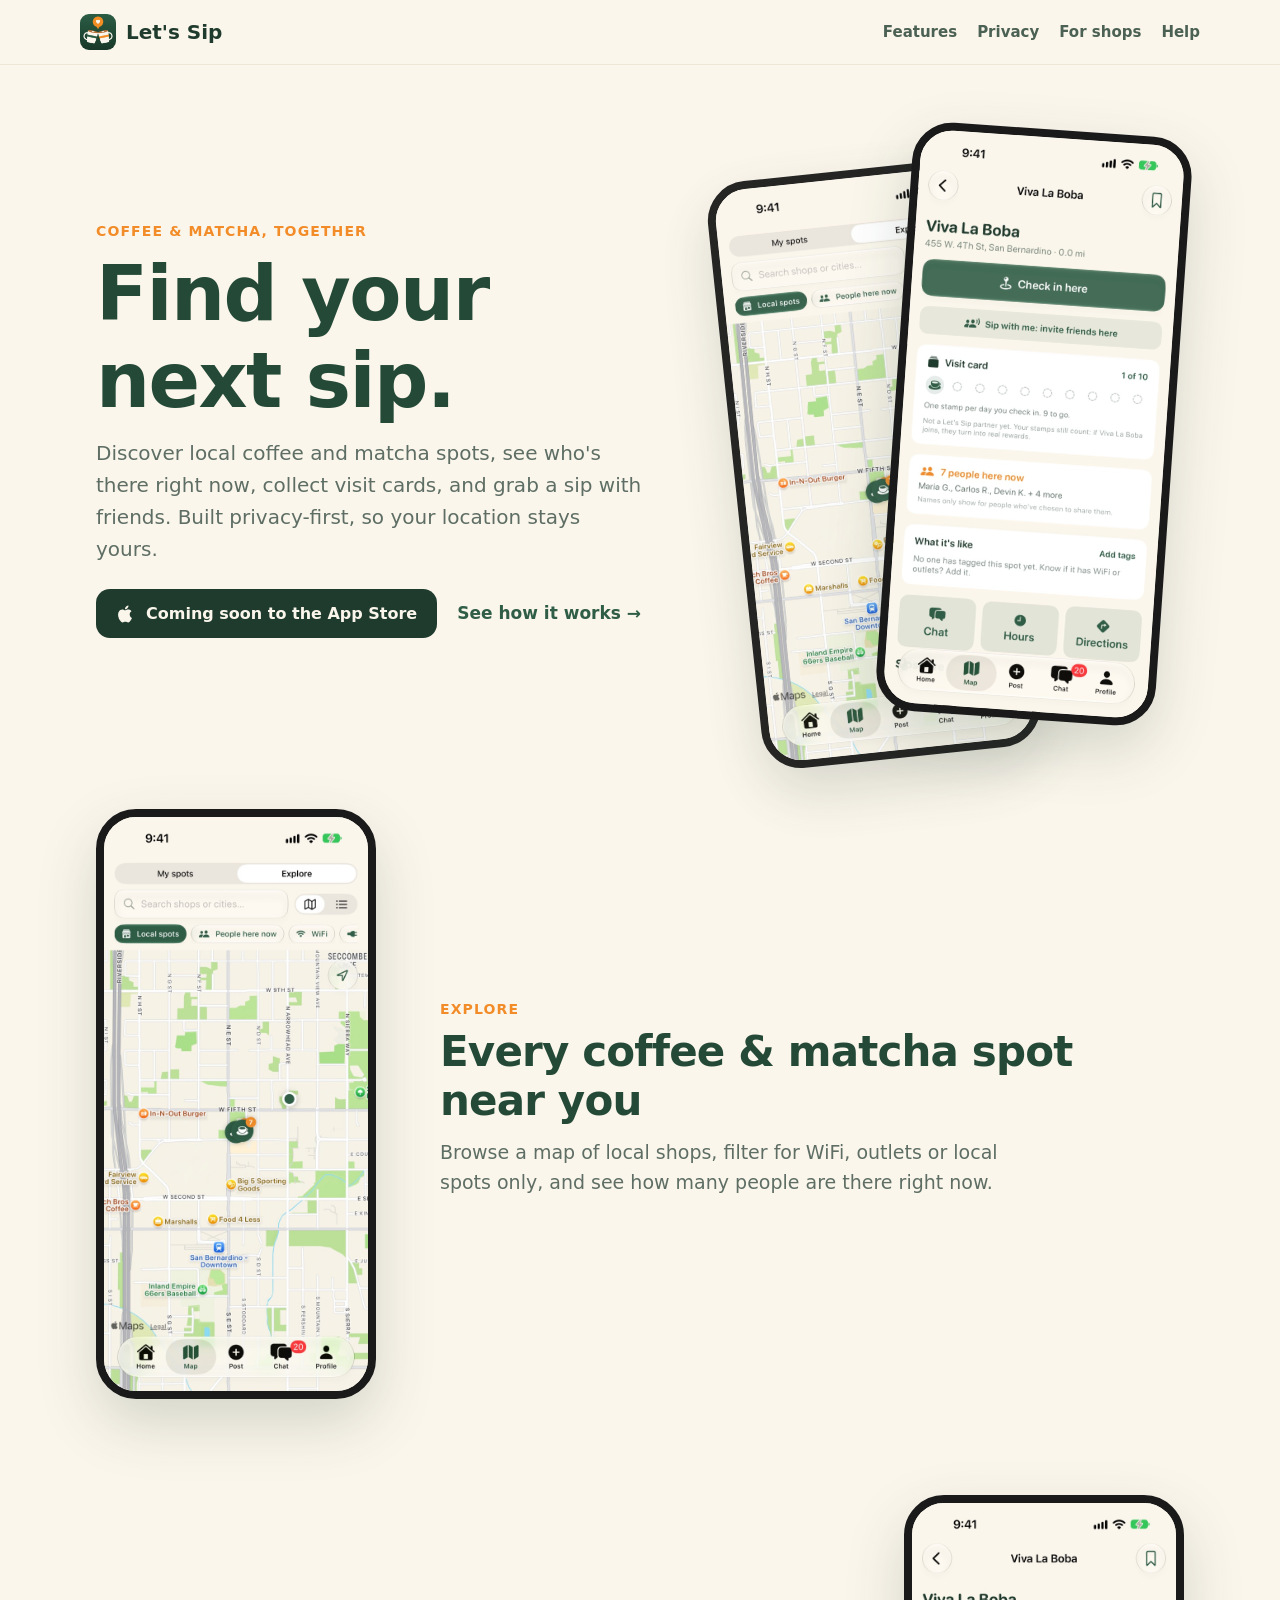
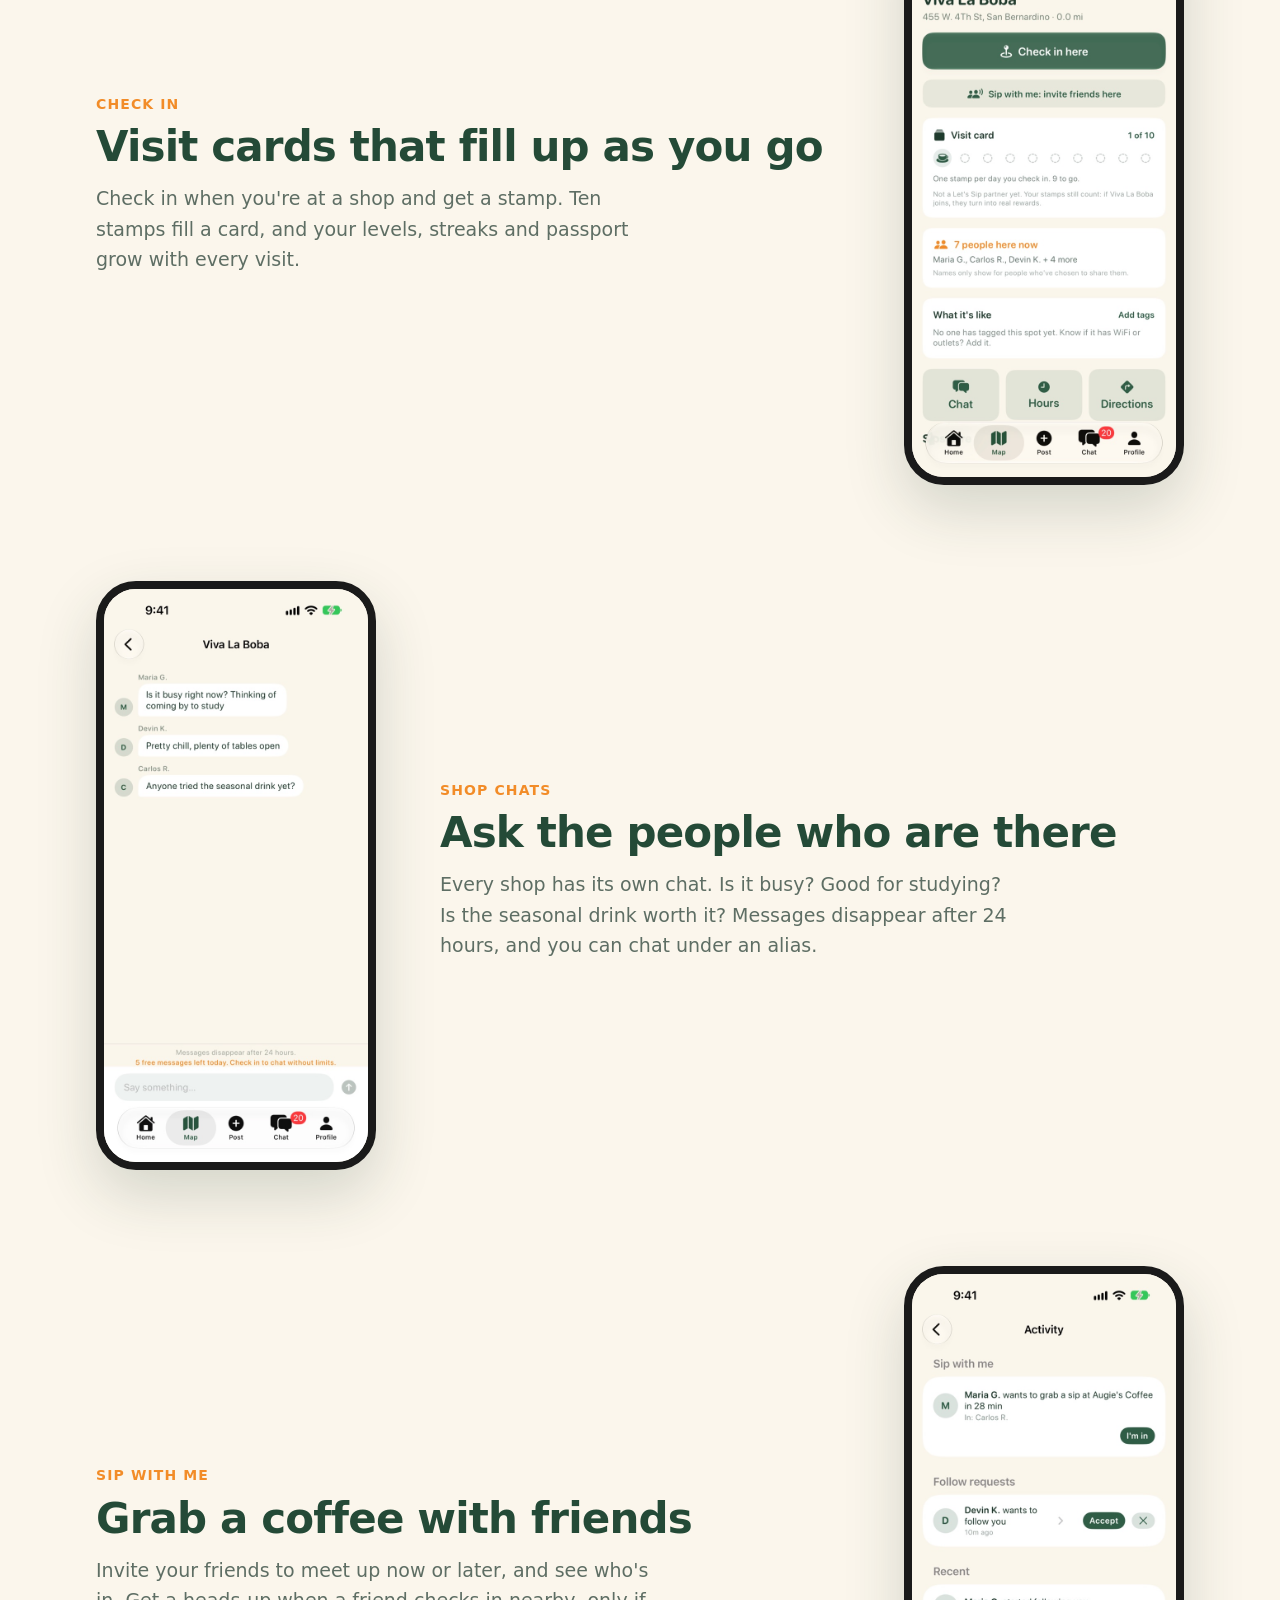
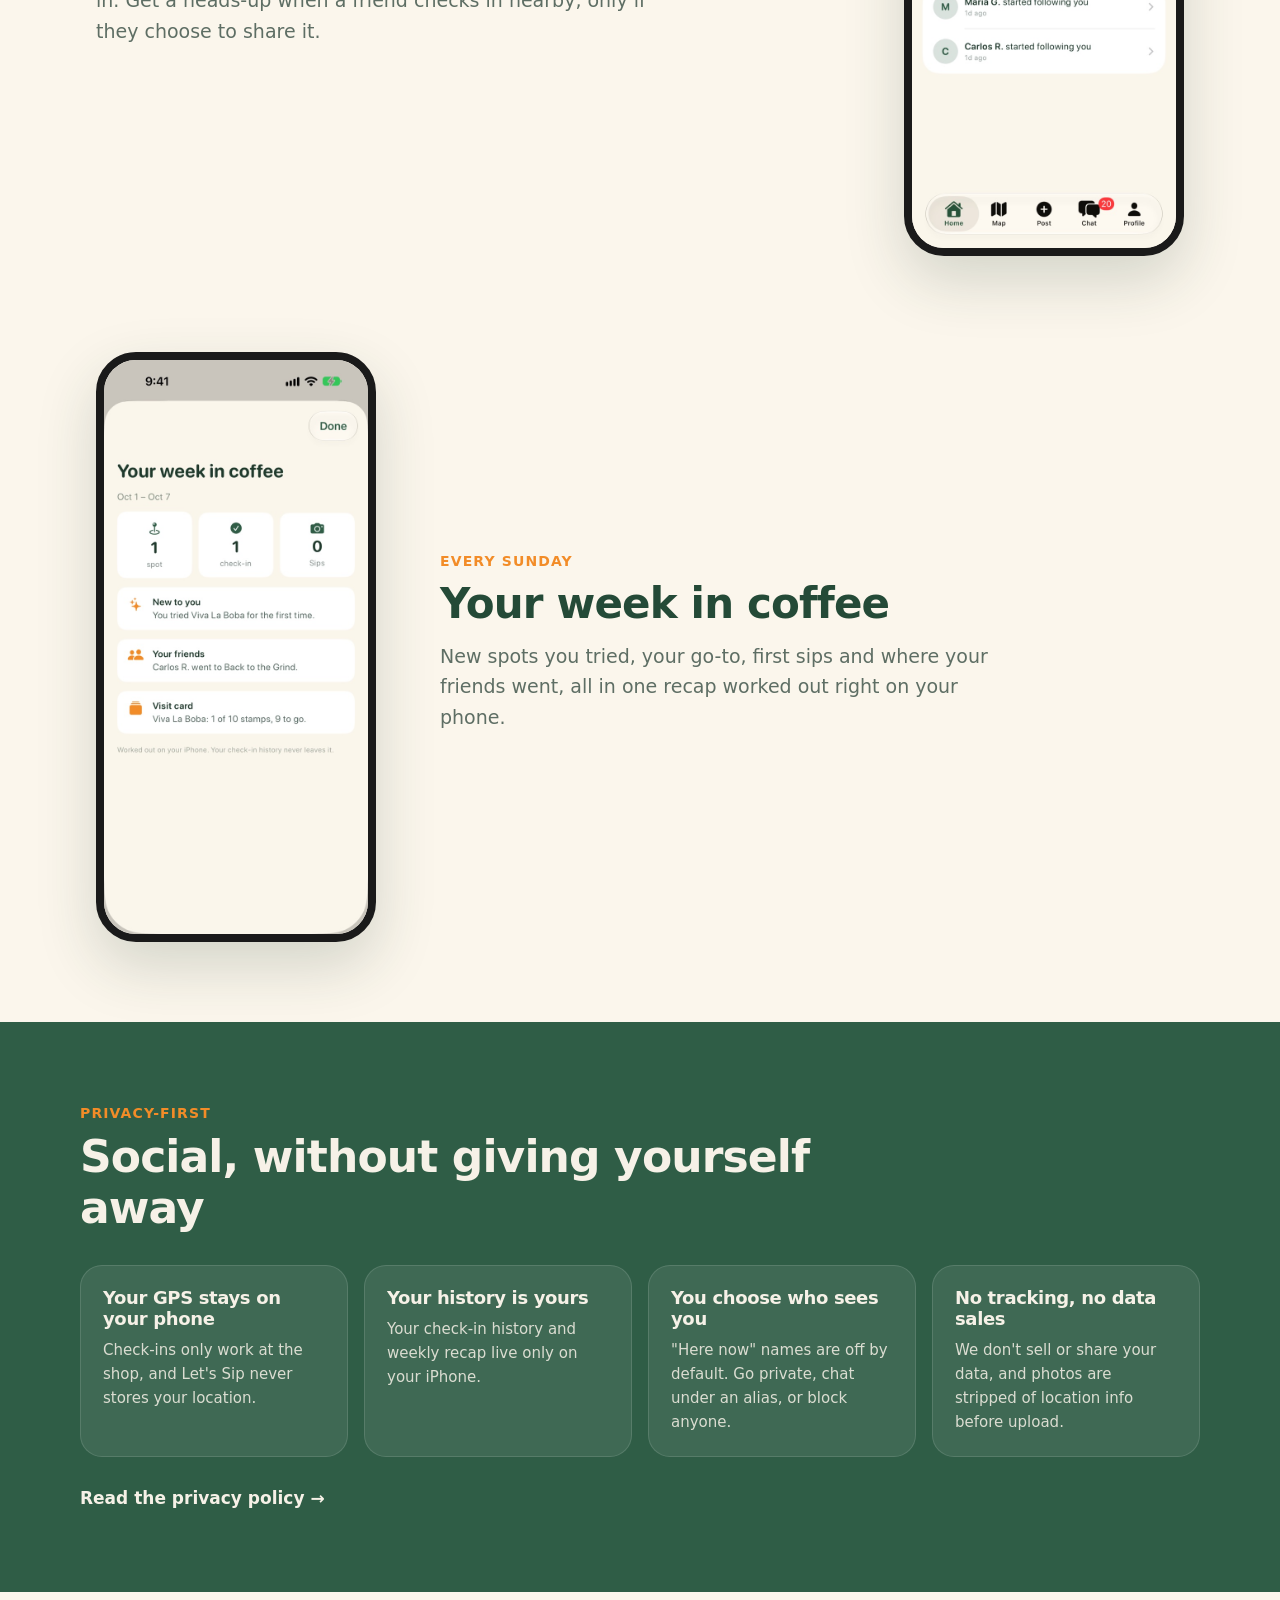
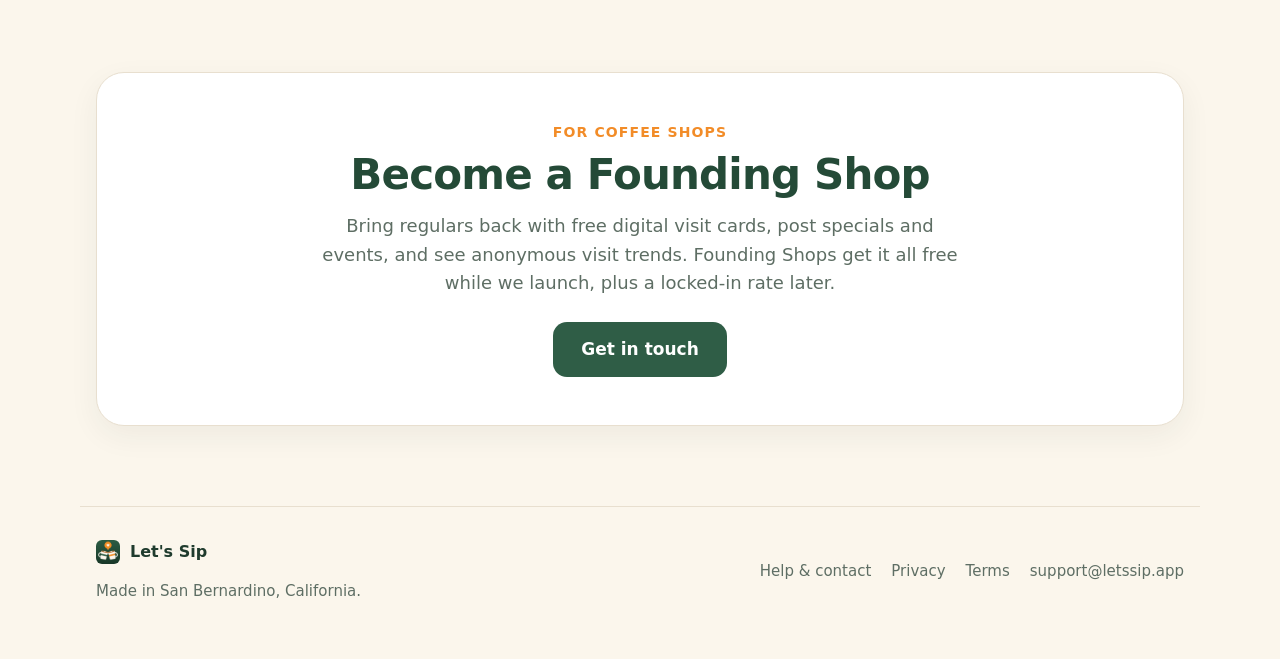
<file: index.html>
<!doctype html>
<html lang="en">
<head>
<meta charset="utf-8">
<meta name="viewport" content="width=device-width, initial-scale=1">
<title>Let's Sip — Find your next sip</title>
<meta name="description" content="Let's Sip is a social coffee and matcha app: discover spots near you, check in, collect visit cards, chat with people at the shop, and grab a sip with friends. Built privacy-first.">
<meta name="theme-color" content="#FBF6EC" media="(prefers-color-scheme: light)">
<meta name="theme-color" content="#111A15" media="(prefers-color-scheme: dark)">
<meta property="og:title" content="Let's Sip — Find your next sip">
<meta property="og:description" content="Discover coffee and matcha spots, collect visit cards, and grab a sip with friends. Privacy-first.">
<meta property="og:image" content="https://letssip.app/assets/shop.jpg">
<meta property="og:url" content="https://letssip.app/">
<link rel="icon" href="assets/logo.png">
<link rel="apple-touch-icon" href="assets/apple-touch-icon.png">
<link rel="stylesheet" href="site.css">
</head>
<body>

<header class="nav">
  <a class="brand" href="./">
    <picture>
      <source srcset="assets/logo-dark.png" media="(prefers-color-scheme: dark)">
      <img src="assets/logo.png" alt="" width="36" height="36">
    </picture>
    <span>Let's Sip</span>
  </a>
  <nav>
    <a href="#features">Features</a>
    <a href="#privacy">Privacy</a>
    <a href="#shops">For shops</a>
    <a href="support.html">Help</a>
  </nav>
</header>

<main>
  <section class="hero">
    <div class="hero-text">
      <p class="eyebrow">Coffee &amp; matcha, together</p>
      <h1>Find your next sip.</h1>
      <p class="lede">Discover local coffee and matcha spots, see who's there right now, collect visit cards, and grab a sip with friends. Built privacy-first, so your location stays yours.</p>
      <div class="cta-row">
        <span class="badge-soon">
          <svg viewBox="0 0 24 24" aria-hidden="true"><path fill="currentColor" d="M16.4 12.6c0-2.6 2.1-3.8 2.2-3.9-1.2-1.8-3.1-2-3.7-2-1.6-.2-3.1.9-3.9.9-.8 0-2-.9-3.4-.9-1.7 0-3.3 1-4.2 2.6-1.8 3.1-.5 7.7 1.3 10.2.9 1.2 1.9 2.6 3.2 2.6 1.3-.1 1.8-.8 3.3-.8 1.6 0 2 .8 3.4.8 1.4 0 2.3-1.3 3.1-2.5 1-1.4 1.4-2.8 1.4-2.9 0 0-2.7-1-2.7-4.1zM13.9 4.9c.7-.9 1.2-2 1-3.2-1 0-2.3.7-3 1.6-.7.8-1.3 2-1.1 3.1 1.2.1 2.3-.6 3.1-1.5z"/></svg>
          Coming soon to the App Store
        </span>
        <a class="link-arrow" href="#features">See how it works →</a>
      </div>
    </div>
    <div class="hero-phones" aria-hidden="true">
      <img class="phone phone-back" src="assets/map.jpg" alt="" width="320" height="696">
      <img class="phone phone-front" src="assets/shop.jpg" alt="" width="320" height="696">
    </div>
  </section>

  <section id="features" class="features">
    <article class="feature">
      <img class="phone" src="assets/map.jpg" alt="Map of coffee shops nearby with people-here-now counts" width="320" height="696" loading="lazy">
      <div>
        <p class="eyebrow">Explore</p>
        <h2>Every coffee &amp; matcha spot near you</h2>
        <p>Browse a map of local shops, filter for WiFi, outlets or local spots only, and see how many people are there right now.</p>
      </div>
    </article>

    <article class="feature flip">
      <img class="phone" src="assets/shop.jpg" alt="A shop page with a visit card showing stamps" width="320" height="696" loading="lazy">
      <div>
        <p class="eyebrow">Check in</p>
        <h2>Visit cards that fill up as you go</h2>
        <p>Check in when you're at a shop and get a stamp. Ten stamps fill a card, and your levels, streaks and passport grow with every visit.</p>
      </div>
    </article>

    <article class="feature">
      <img class="phone" src="assets/chat.jpg" alt="A shop chat with questions about how busy it is" width="320" height="696" loading="lazy">
      <div>
        <p class="eyebrow">Shop chats</p>
        <h2>Ask the people who are there</h2>
        <p>Every shop has its own chat. Is it busy? Good for studying? Is the seasonal drink worth it? Messages disappear after 24 hours, and you can chat under an alias.</p>
      </div>
    </article>

    <article class="feature flip">
      <img class="phone" src="assets/activity.jpg" alt="A friend's Sip with me invite in Activity" width="320" height="696" loading="lazy">
      <div>
        <p class="eyebrow">Sip with me</p>
        <h2>Grab a coffee with friends</h2>
        <p>Invite your friends to meet up now or later, and see who's in. Get a heads-up when a friend checks in nearby, only if they choose to share it.</p>
      </div>
    </article>

    <article class="feature">
      <img class="phone" src="assets/recap.jpg" alt="Your week in coffee recap" width="320" height="696" loading="lazy">
      <div>
        <p class="eyebrow">Every Sunday</p>
        <h2>Your week in coffee</h2>
        <p>New spots you tried, your go-to, first sips and where your friends went, all in one recap worked out right on your phone.</p>
      </div>
    </article>
  </section>

  <section id="privacy" class="privacy">
    <div class="privacy-inner">
      <p class="eyebrow light">Privacy-first</p>
      <h2>Social, without giving yourself away</h2>
      <div class="cards">
        <div class="card">
          <h3>Your GPS stays on your phone</h3>
          <p>Check-ins only work at the shop, and Let's Sip never stores your location.</p>
        </div>
        <div class="card">
          <h3>Your history is yours</h3>
          <p>Your check-in history and weekly recap live only on your iPhone.</p>
        </div>
        <div class="card">
          <h3>You choose who sees you</h3>
          <p>"Here now" names are off by default. Go private, chat under an alias, or block anyone.</p>
        </div>
        <div class="card">
          <h3>No tracking, no data sales</h3>
          <p>We don't sell or share your data, and photos are stripped of location info before upload.</p>
        </div>
      </div>
      <a class="link-arrow light" href="privacy.html">Read the privacy policy →</a>
    </div>
  </section>

  <section id="shops" class="shops">
    <div>
      <p class="eyebrow">For coffee shops</p>
      <h2>Become a Founding Shop</h2>
      <p>Bring regulars back with free digital visit cards, post specials and events, and see anonymous visit trends. Founding Shops get it all free while we launch, plus a locked-in rate later.</p>
      <a class="button" href="mailto:support@letssip.app?subject=Founding%20Shop">Get in touch</a>
    </div>
  </section>
</main>

<footer class="footer">
  <div>
    <a class="brand small" href="./">
      <picture>
        <source srcset="assets/logo-dark.png" media="(prefers-color-scheme: dark)">
        <img src="assets/logo.png" alt="" width="24" height="24">
      </picture>
      <span>Let's Sip</span>
    </a>
    <p>Made in San Bernardino, California.</p>
  </div>
  <nav>
    <a href="support.html">Help &amp; contact</a>
    <a href="privacy.html">Privacy</a>
    <a href="terms.html">Terms</a>
    <a href="mailto:support@letssip.app">support@letssip.app</a>
  </nav>
</footer>

</body>
</html>
</file>
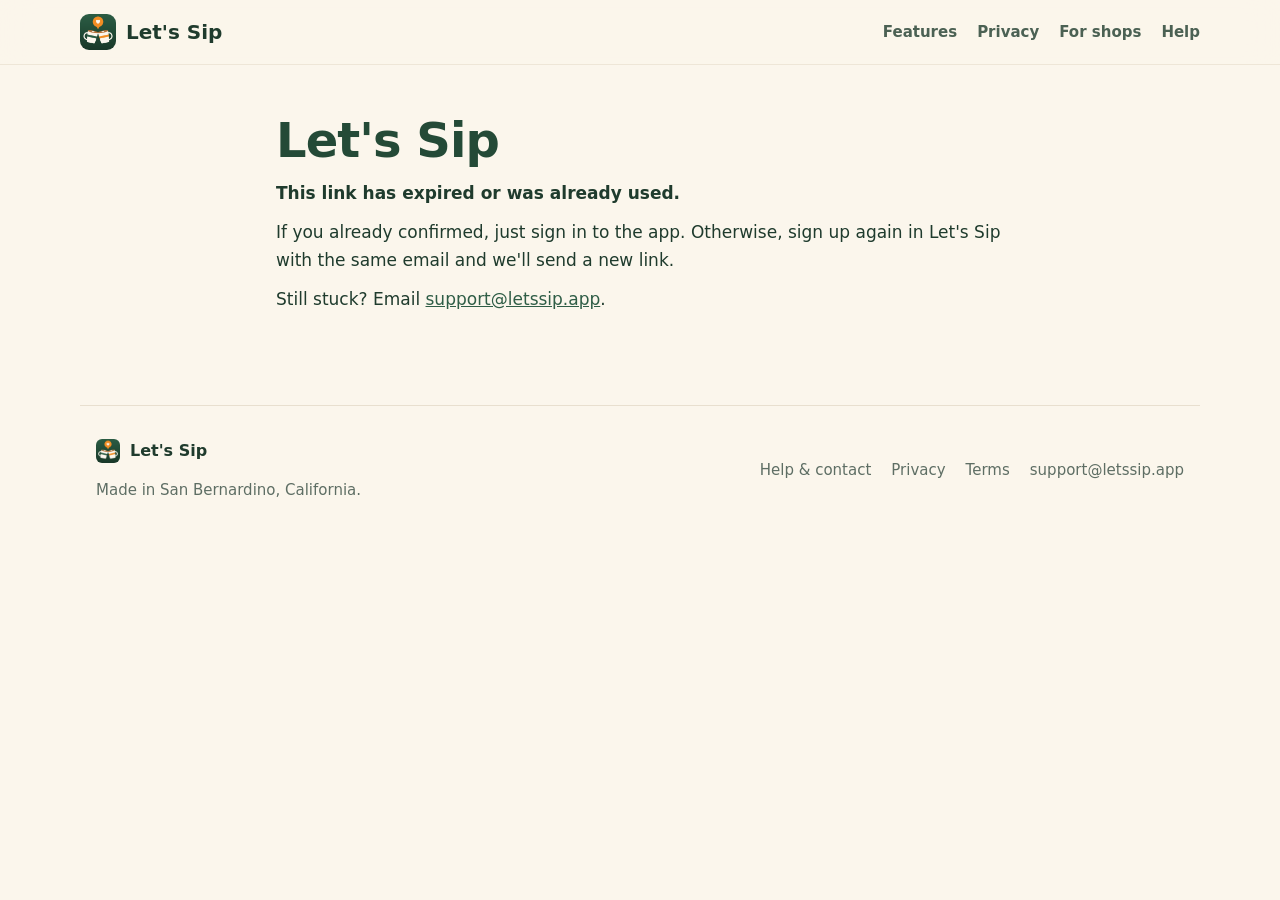
<file: confirm.html>
<!doctype html>
<html lang="en">
<head>
<meta name="robots" content="noindex">
<meta name="referrer" content="no-referrer">
<meta charset="utf-8">
<meta name="viewport" content="width=device-width, initial-scale=1">
<title>Let's Sip</title>
<meta name="theme-color" content="#FBF6EC" media="(prefers-color-scheme: light)">
<meta name="theme-color" content="#111A15" media="(prefers-color-scheme: dark)">
<link rel="icon" href="assets/logo.png">
<link rel="apple-touch-icon" href="assets/apple-touch-icon.png">
<link rel="stylesheet" href="site.css">
</head>
<body>
<header class="nav">
  <a class="brand" href="./">
    <picture>
      <source srcset="assets/logo-dark.png" media="(prefers-color-scheme: dark)">
      <img src="assets/logo.png" alt="" width="36" height="36">
    </picture>
    <span>Let's Sip</span>
  </a>
  <nav>
    <a href="./#features">Features</a>
    <a href="./#privacy">Privacy</a>
    <a href="./#shops">For shops</a>
    <a href="support.html">Help</a>
  </nav>
</header>
<main class="doc">
<h1 id="title">Let's Sip</h1>
<noscript><p>This page needs JavaScript. Or open the link on your iPhone with Let's Sip installed.</p></noscript>
<div id="confirm-ready" hidden>
<p>Tap the button to finish creating your Let's Sip account.</p>
<p><button class="button" id="confirm" type="button">Confirm my email</button></p>
</div>
<div id="reset-ready" hidden>
<p>Choose a new password for your Let's Sip account.</p>
<p><input id="password" type="password" autocomplete="new-password" minlength="6" placeholder="New password (at least 6 characters)" aria-label="New password"></p>
<p><button class="button" id="reset" type="button">Save password</button></p>
</div>
<div id="working" hidden><p>One moment…</p></div>
<div id="confirmed" hidden>
<p><strong>You're all set ☕️</strong></p>
<p>Your email is confirmed. Go back to Let's Sip to finish setting up. If you signed up on this iPhone, you'll be signed in automatically.</p>
<p><a class="button" href="iesips://confirmed">Open Let's Sip</a></p>
</div>
<div id="reset-done" hidden>
<p><strong>Password updated</strong></p>
<p>Open Let's Sip and sign in with your new password.</p>
<p><a class="button" href="iesips://signin">Open Let's Sip</a></p>
</div>
<div id="failed" hidden>
<p><strong>This link has expired or was already used.</strong></p>
<p id="failed-hint"></p>
<p>Still stuck? Email <a href="mailto:support@letssip.app">support@letssip.app</a>.</p>
</div>
<script src="confirm.js"></script>
</main>
<footer class="footer">
  <div>
    <a class="brand small" href="./">
      <picture>
        <source srcset="assets/logo-dark.png" media="(prefers-color-scheme: dark)">
        <img src="assets/logo.png" alt="" width="24" height="24">
      </picture>
      <span>Let's Sip</span>
    </a>
    <p>Made in San Bernardino, California.</p>
  </div>
  <nav>
    <a href="support.html">Help &amp; contact</a>
    <a href="privacy.html">Privacy</a>
    <a href="terms.html">Terms</a>
    <a href="mailto:support@letssip.app">support@letssip.app</a>
  </nav>
</footer>
</body>
</html>
</file>
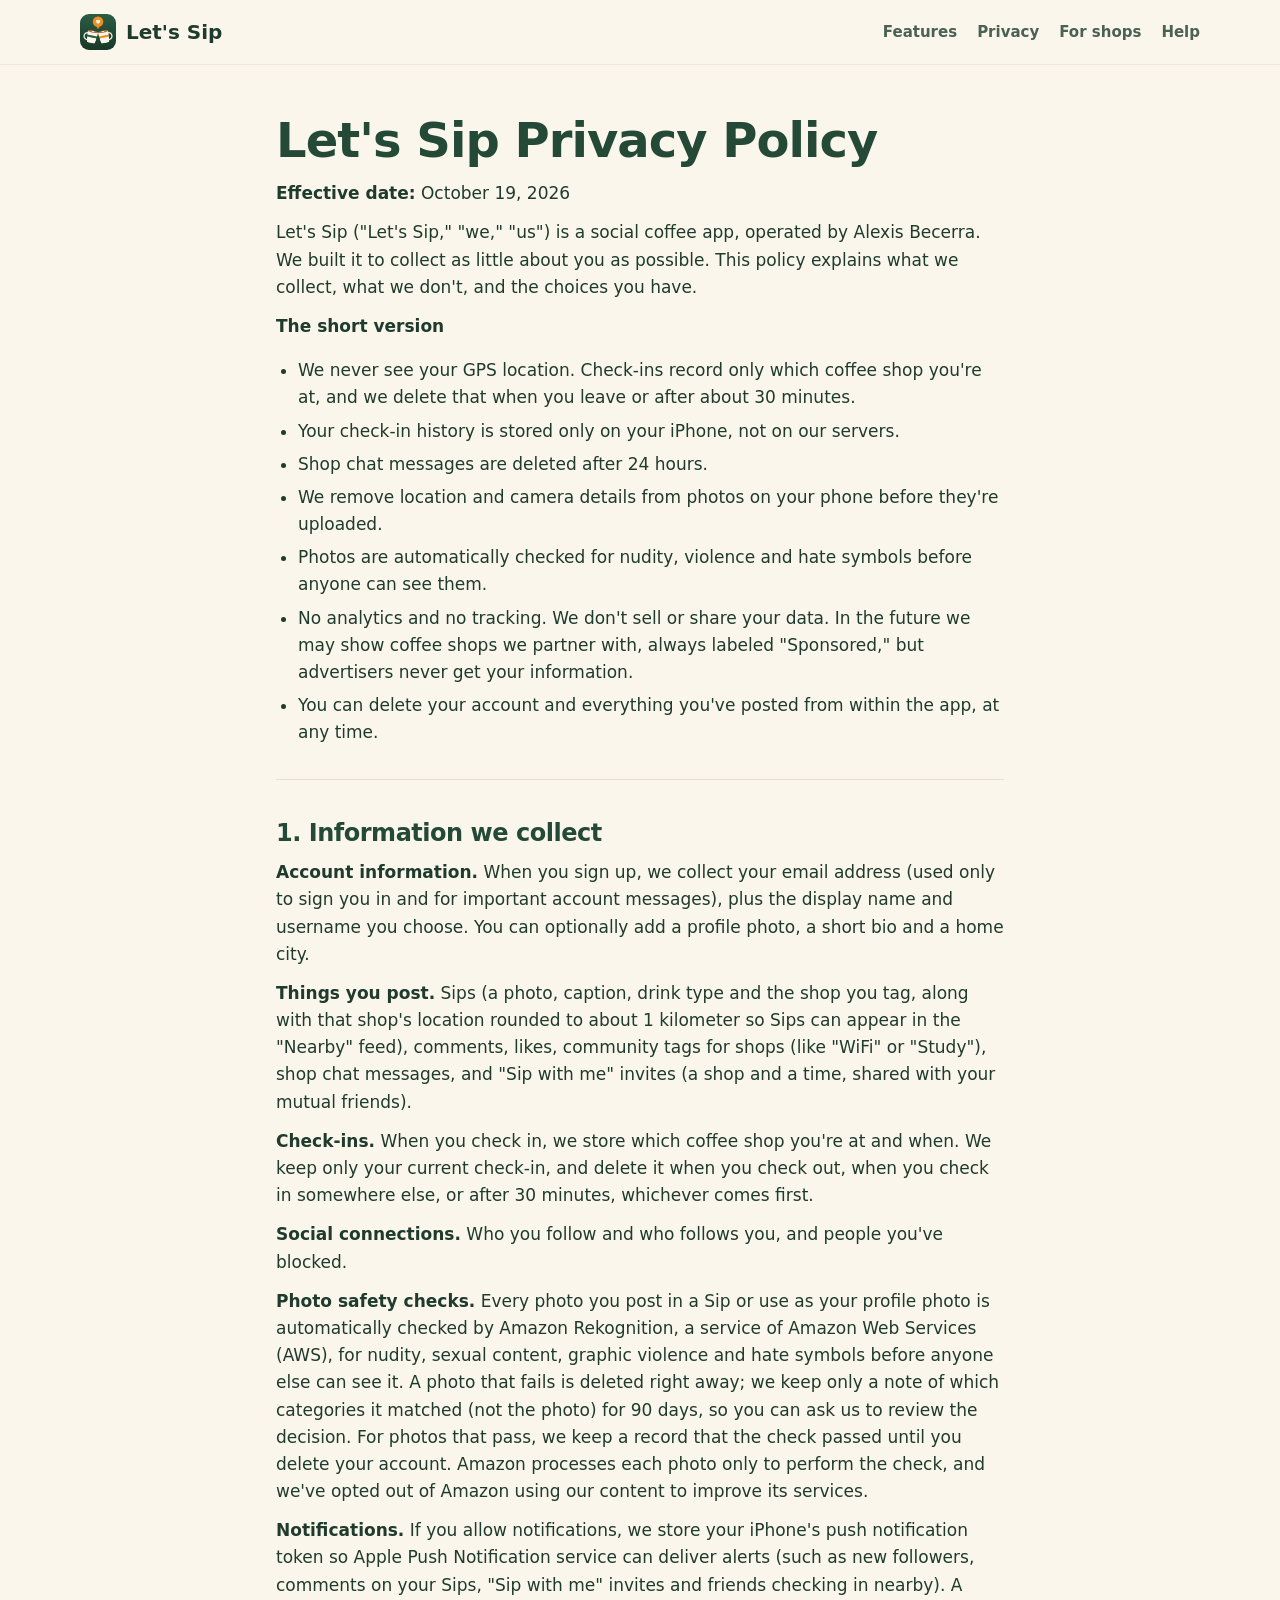
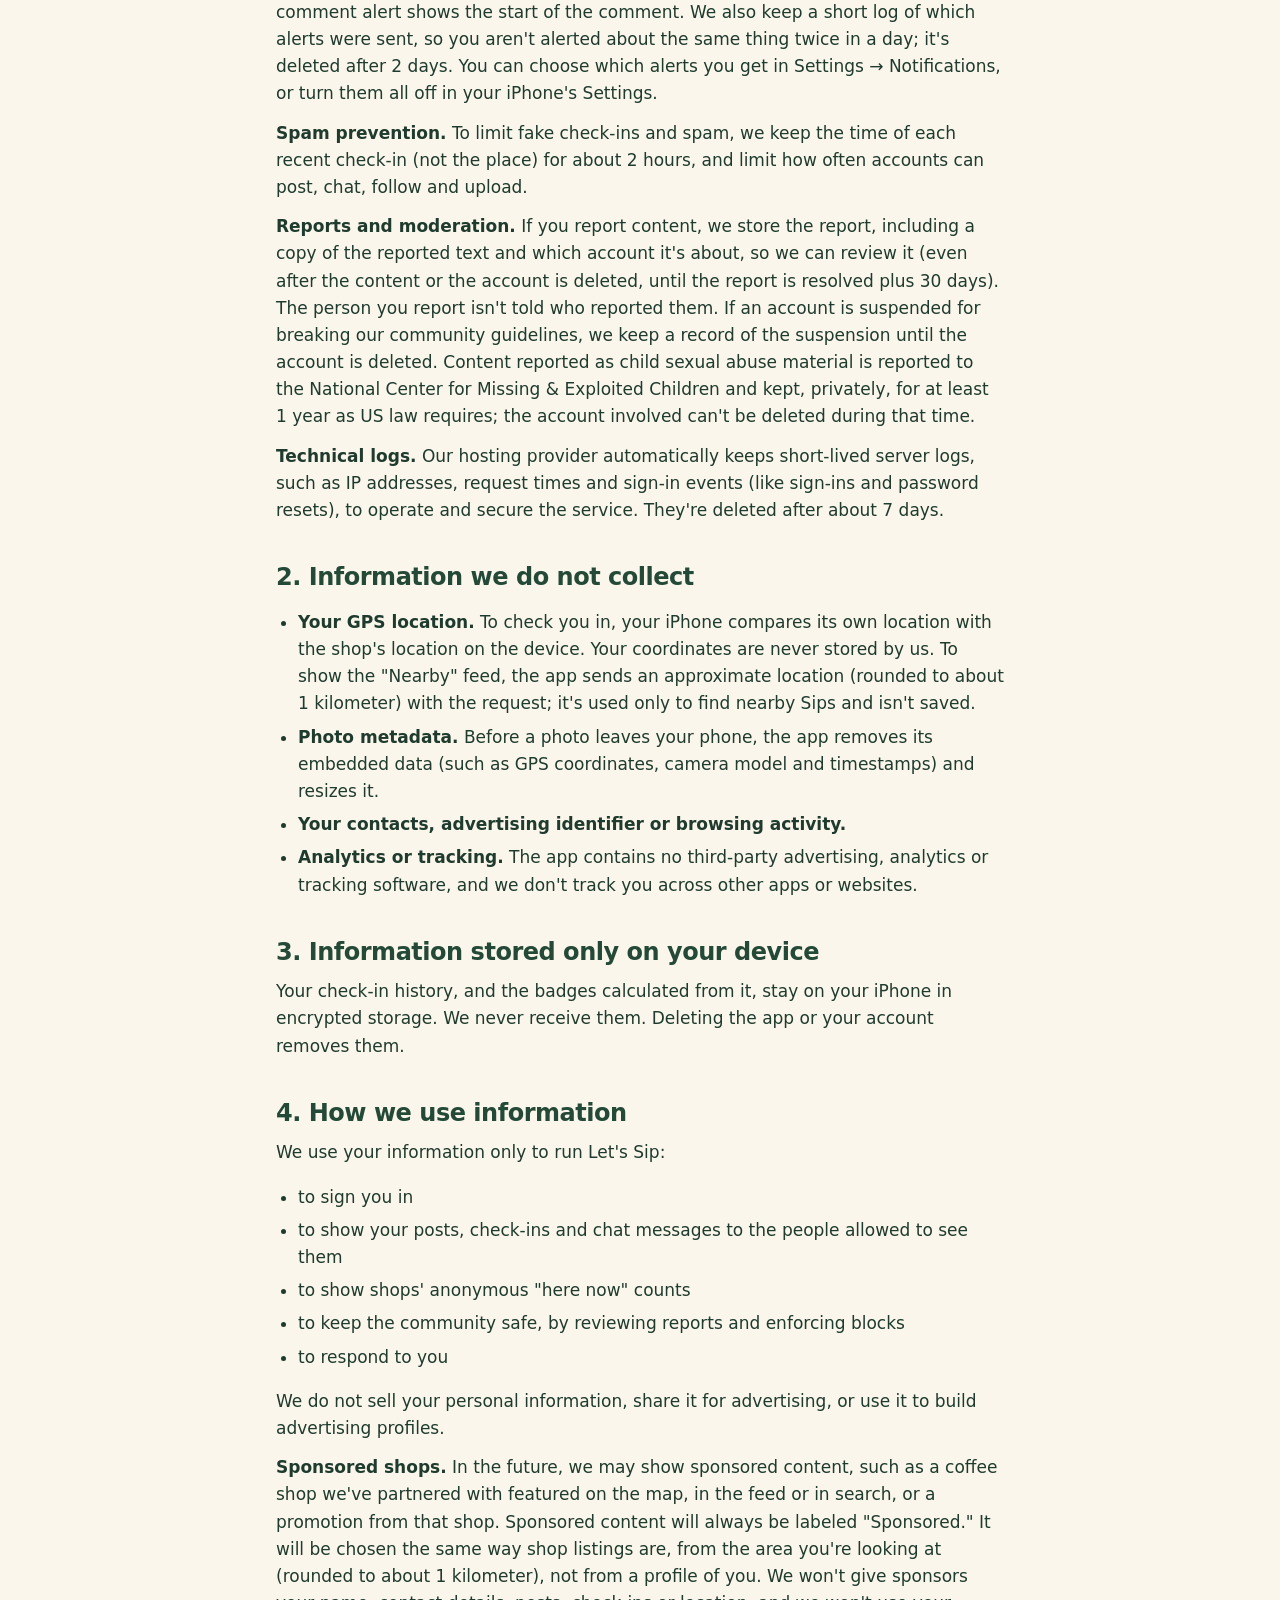
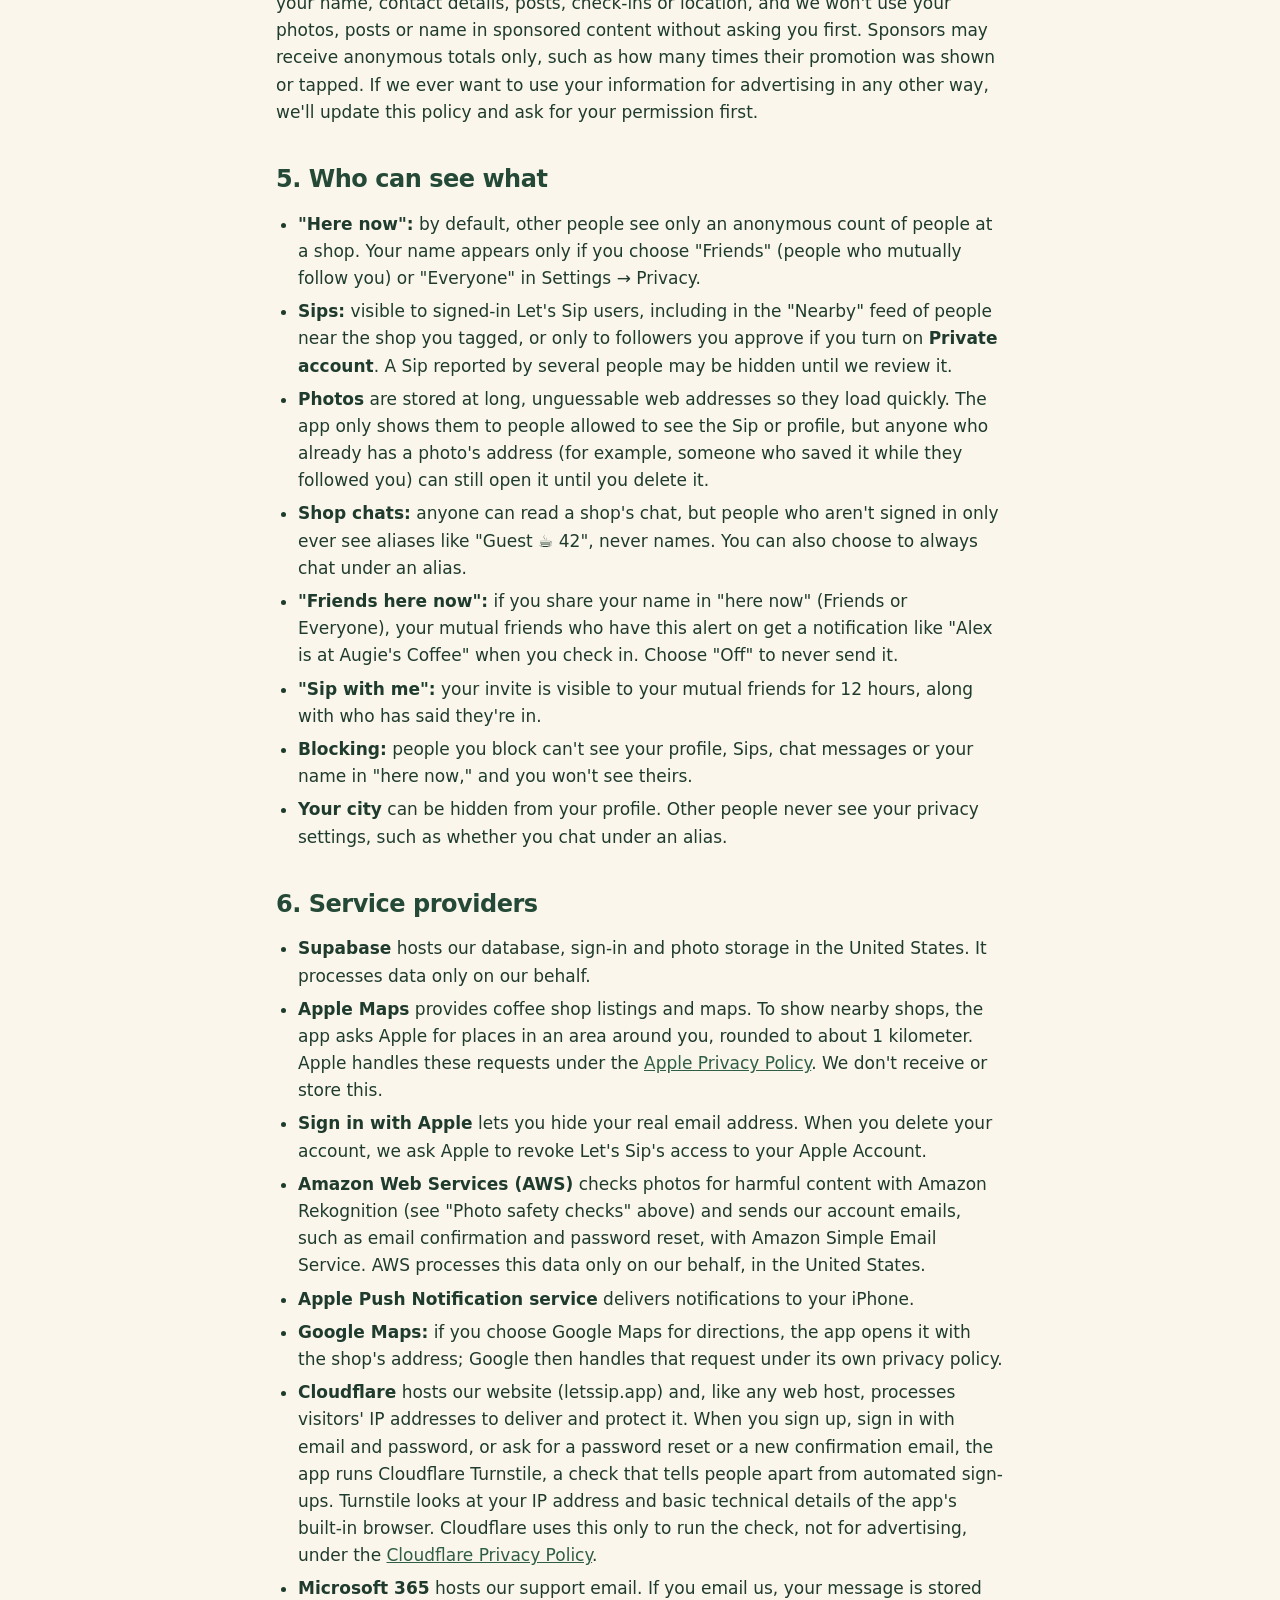
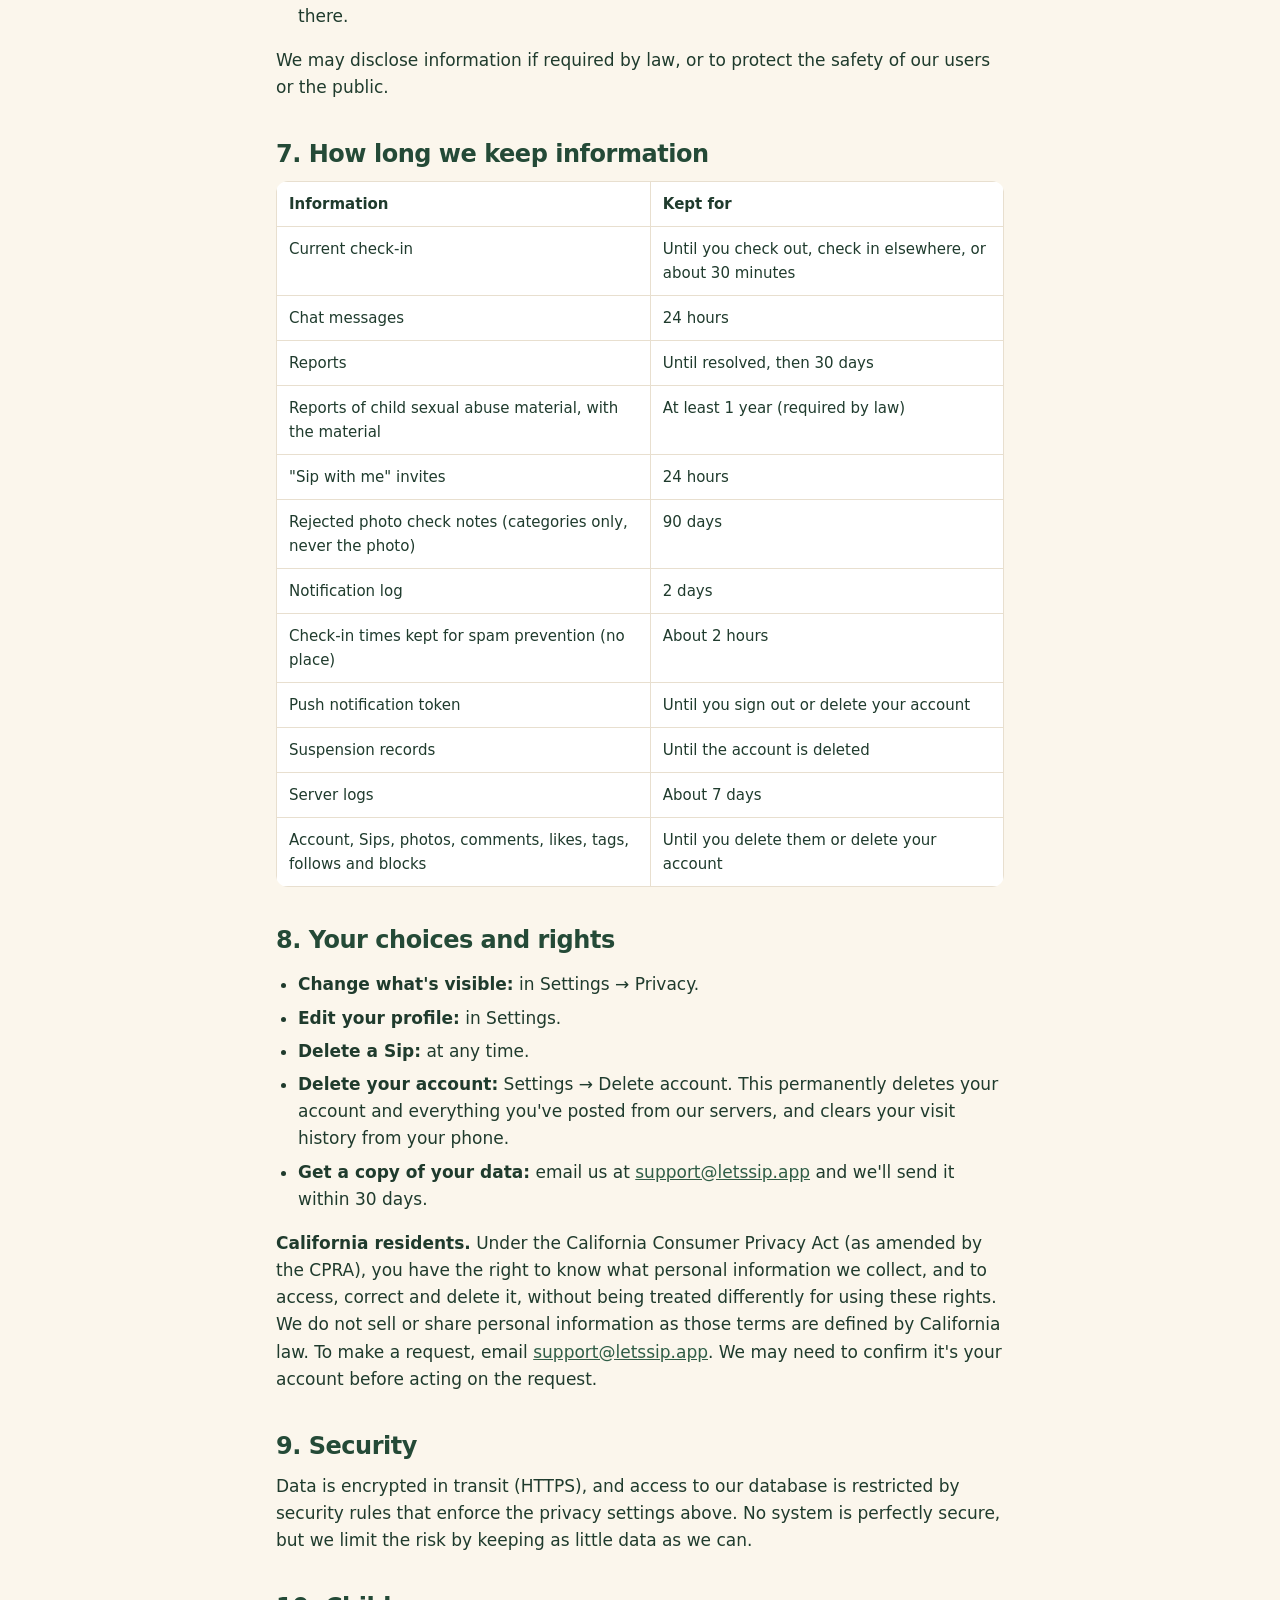
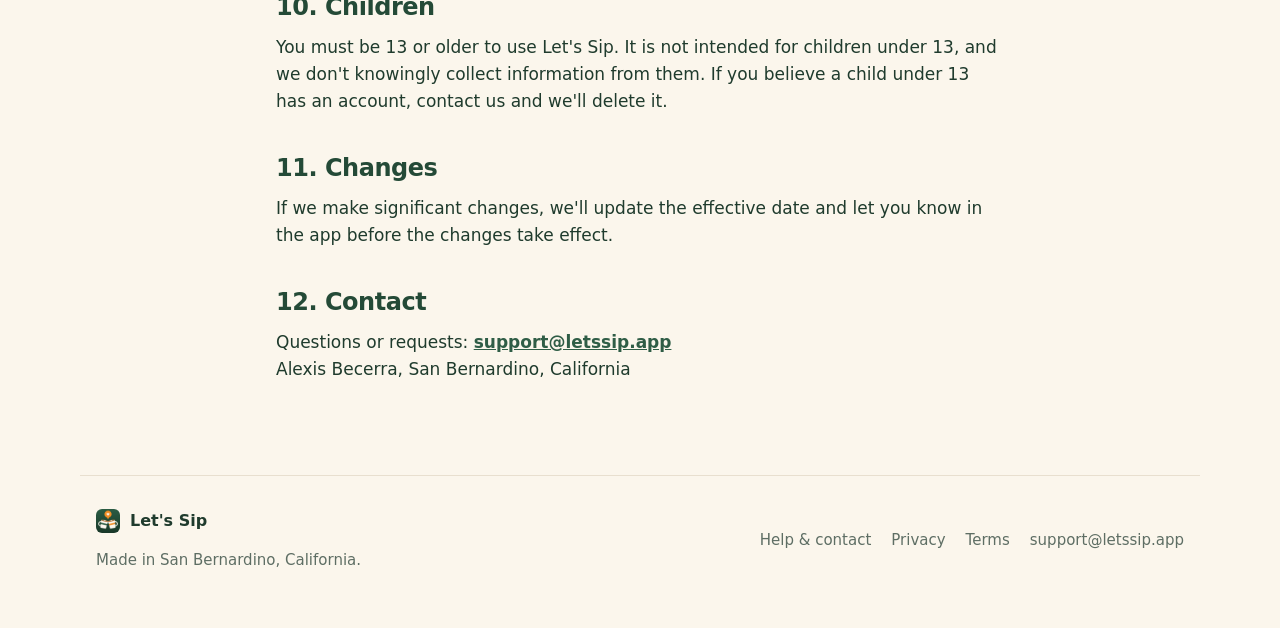
<file: privacy.html>
<!doctype html>
<html lang="en">
<head>
<meta charset="utf-8">
<meta name="viewport" content="width=device-width, initial-scale=1">
<title>Let's Sip Privacy Policy</title>
<meta name="theme-color" content="#FBF6EC" media="(prefers-color-scheme: light)">
<meta name="theme-color" content="#111A15" media="(prefers-color-scheme: dark)">
<link rel="icon" href="assets/logo.png">
<link rel="apple-touch-icon" href="assets/apple-touch-icon.png">
<link rel="stylesheet" href="site.css">
</head>
<body>
<header class="nav">
  <a class="brand" href="./">
    <picture>
      <source srcset="assets/logo-dark.png" media="(prefers-color-scheme: dark)">
      <img src="assets/logo.png" alt="" width="36" height="36">
    </picture>
    <span>Let's Sip</span>
  </a>
  <nav>
    <a href="./#features">Features</a>
    <a href="./#privacy">Privacy</a>
    <a href="./#shops">For shops</a>
    <a href="support.html">Help</a>
  </nav>
</header>
<main class="doc">
<h1>Let's Sip Privacy Policy</h1>
<p><strong>Effective date:</strong> October 19, 2026</p>
<p>Let's Sip ("Let's Sip," "we," "us") is a social coffee app, operated by Alexis Becerra. We built it to collect as little about you as possible. This policy explains what we collect, what we don't, and the choices you have.</p>
<p><strong>The short version</strong></p>
<ul><li>We never see your GPS location. Check-ins record only which coffee shop you're at, and we delete that when you leave or after about 30 minutes.</li><li>Your check-in history is stored only on your iPhone, not on our servers.</li><li>Shop chat messages are deleted after 24 hours.</li><li>We remove location and camera details from photos on your phone before they're uploaded.</li><li>Photos are automatically checked for nudity, violence and hate symbols before anyone can see them.</li><li>No analytics and no tracking. We don't sell or share your data. In the future we may show coffee shops we partner with, always labeled "Sponsored," but advertisers never get your information.</li><li>You can delete your account and everything you've posted from within the app, at any time.</li></ul>
<hr>
<h2>1. Information we collect</h2>
<p><strong>Account information.</strong> When you sign up, we collect your email address (used only to sign you in and for important account messages), plus the display name and username you choose. You can optionally add a profile photo, a short bio and a home city.</p>
<p><strong>Things you post.</strong> Sips (a photo, caption, drink type and the shop you tag, along with that shop's location rounded to about 1 kilometer so Sips can appear in the "Nearby" feed), comments, likes, community tags for shops (like "WiFi" or "Study"), shop chat messages, and "Sip with me" invites (a shop and a time, shared with your mutual friends).</p>
<p><strong>Check-ins.</strong> When you check in, we store which coffee shop you're at and when. We keep only your current check-in, and delete it when you check out, when you check in somewhere else, or after 30 minutes, whichever comes first.</p>
<p><strong>Social connections.</strong> Who you follow and who follows you, and people you've blocked.</p>
<p><strong>Photo safety checks.</strong> Every photo you post in a Sip or use as your profile photo is automatically checked by Amazon Rekognition, a service of Amazon Web Services (AWS), for nudity, sexual content, graphic violence and hate symbols before anyone else can see it. A photo that fails is deleted right away; we keep only a note of which categories it matched (not the photo) for 90 days, so you can ask us to review the decision. For photos that pass, we keep a record that the check passed until you delete your account. Amazon processes each photo only to perform the check, and we've opted out of Amazon using our content to improve its services.</p>
<p><strong>Notifications.</strong> If you allow notifications, we store your iPhone's push notification token so Apple Push Notification service can deliver alerts (such as new followers, comments on your Sips, "Sip with me" invites and friends checking in nearby). A comment alert shows the start of the comment. We also keep a short log of which alerts were sent, so you aren't alerted about the same thing twice in a day; it's deleted after 2 days. You can choose which alerts you get in Settings → Notifications, or turn them all off in your iPhone's Settings.</p>
<p><strong>Spam prevention.</strong> To limit fake check-ins and spam, we keep the time of each recent check-in (not the place) for about 2 hours, and limit how often accounts can post, chat, follow and upload.</p>
<p><strong>Reports and moderation.</strong> If you report content, we store the report, including a copy of the reported text and which account it's about, so we can review it (even after the content or the account is deleted, until the report is resolved plus 30 days). The person you report isn't told who reported them. If an account is suspended for breaking our community guidelines, we keep a record of the suspension until the account is deleted. Content reported as child sexual abuse material is reported to the National Center for Missing &amp; Exploited Children and kept, privately, for at least 1 year as US law requires; the account involved can't be deleted during that time.</p>
<p><strong>Technical logs.</strong> Our hosting provider automatically keeps short-lived server logs, such as IP addresses, request times and sign-in events (like sign-ins and password resets), to operate and secure the service. They're deleted after about 7 days.</p>
<h2>2. Information we do not collect</h2>
<ul><li><strong>Your GPS location.</strong> To check you in, your iPhone compares its own location with the shop's location on the device. Your coordinates are never stored by us. To show the "Nearby" feed, the app sends an approximate location (rounded to about 1 kilometer) with the request; it's used only to find nearby Sips and isn't saved.</li><li><strong>Photo metadata.</strong> Before a photo leaves your phone, the app removes its embedded data (such as GPS coordinates, camera model and timestamps) and resizes it.</li><li><strong>Your contacts, advertising identifier or browsing activity.</strong></li><li><strong>Analytics or tracking.</strong> The app contains no third-party advertising, analytics or tracking software, and we don't track you across other apps or websites.</li></ul>
<h2>3. Information stored only on your device</h2>
<p>Your check-in history, and the badges calculated from it, stay on your iPhone in encrypted storage. We never receive them. Deleting the app or your account removes them.</p>
<h2>4. How we use information</h2>
<p>We use your information only to run Let's Sip:</p>
<ul><li>to sign you in</li><li>to show your posts, check-ins and chat messages to the people allowed to see them</li><li>to show shops' anonymous "here now" counts</li><li>to keep the community safe, by reviewing reports and enforcing blocks</li><li>to respond to you</li></ul>
<p>We do not sell your personal information, share it for advertising, or use it to build advertising profiles.</p>
<p><strong>Sponsored shops.</strong> In the future, we may show sponsored content, such as a coffee shop we've partnered with featured on the map, in the feed or in search, or a promotion from that shop. Sponsored content will always be labeled "Sponsored." It will be chosen the same way shop listings are, from the area you're looking at (rounded to about 1 kilometer), not from a profile of you. We won't give sponsors your name, contact details, posts, check-ins or location, and we won't use your photos, posts or name in sponsored content without asking you first. Sponsors may receive anonymous totals only, such as how many times their promotion was shown or tapped. If we ever want to use your information for advertising in any other way, we'll update this policy and ask for your permission first.</p>
<h2>5. Who can see what</h2>
<ul><li><strong>"Here now":</strong> by default, other people see only an anonymous count of people at a shop. Your name appears only if you choose "Friends" (people who mutually follow you) or "Everyone" in Settings → Privacy.</li><li><strong>Sips:</strong> visible to signed-in Let's Sip users, including in the "Nearby" feed of people near the shop you tagged, or only to followers you approve if you turn on <strong>Private account</strong>. A Sip reported by several people may be hidden until we review it.</li><li><strong>Photos</strong> are stored at long, unguessable web addresses so they load quickly. The app only shows them to people allowed to see the Sip or profile, but anyone who already has a photo's address (for example, someone who saved it while they followed you) can still open it until you delete it.</li><li><strong>Shop chats:</strong> anyone can read a shop's chat, but people who aren't signed in only ever see aliases like "Guest ☕️ 42", never names. You can also choose to always chat under an alias.</li><li><strong>"Friends here now":</strong> if you share your name in "here now" (Friends or Everyone), your mutual friends who have this alert on get a notification like "Alex is at Augie's Coffee" when you check in. Choose "Off" to never send it.</li><li><strong>"Sip with me":</strong> your invite is visible to your mutual friends for 12 hours, along with who has said they're in.</li><li><strong>Blocking:</strong> people you block can't see your profile, Sips, chat messages or your name in "here now," and you won't see theirs.</li><li><strong>Your city</strong> can be hidden from your profile. Other people never see your privacy settings, such as whether you chat under an alias.</li></ul>
<h2>6. Service providers</h2>
<ul><li><strong>Supabase</strong> hosts our database, sign-in and photo storage in the United States. It processes data only on our behalf.</li><li><strong>Apple Maps</strong> provides coffee shop listings and maps. To show nearby shops, the app asks Apple for places in an area around you, rounded to about 1 kilometer. Apple handles these requests under the <a href="https://www.apple.com/legal/privacy/">Apple Privacy Policy</a>. We don't receive or store this.</li><li><strong>Sign in with Apple</strong> lets you hide your real email address. When you delete your account, we ask Apple to revoke Let's Sip's access to your Apple Account.</li><li><strong>Amazon Web Services (AWS)</strong> checks photos for harmful content with Amazon Rekognition (see "Photo safety checks" above) and sends our account emails, such as email confirmation and password reset, with Amazon Simple Email Service. AWS processes this data only on our behalf, in the United States.</li><li><strong>Apple Push Notification service</strong> delivers notifications to your iPhone.</li><li><strong>Google Maps:</strong> if you choose Google Maps for directions, the app opens it with the shop's address; Google then handles that request under its own privacy policy.</li><li><strong>Cloudflare</strong> hosts our website (letssip.app) and, like any web host, processes visitors' IP addresses to deliver and protect it. When you sign up, sign in with email and password, or ask for a password reset or a new confirmation email, the app runs Cloudflare Turnstile, a check that tells people apart from automated sign-ups. Turnstile looks at your IP address and basic technical details of the app's built-in browser. Cloudflare uses this only to run the check, not for advertising, under the <a href="https://www.cloudflare.com/privacypolicy/">Cloudflare Privacy Policy</a>.</li><li><strong>Microsoft 365</strong> hosts our support email. If you email us, your message is stored there.</li></ul>
<p>We may disclose information if required by law, or to protect the safety of our users or the public.</p>
<h2>7. How long we keep information</h2>
<table><thead><tr><th>Information</th><th>Kept for</th></tr></thead><tbody><tr><td>Current check-in</td><td>Until you check out, check in elsewhere, or about 30 minutes</td></tr><tr><td>Chat messages</td><td>24 hours</td></tr><tr><td>Reports</td><td>Until resolved, then 30 days</td></tr><tr><td>Reports of child sexual abuse material, with the material</td><td>At least 1 year (required by law)</td></tr><tr><td>"Sip with me" invites</td><td>24 hours</td></tr><tr><td>Rejected photo check notes (categories only, never the photo)</td><td>90 days</td></tr><tr><td>Notification log</td><td>2 days</td></tr><tr><td>Check-in times kept for spam prevention (no place)</td><td>About 2 hours</td></tr><tr><td>Push notification token</td><td>Until you sign out or delete your account</td></tr><tr><td>Suspension records</td><td>Until the account is deleted</td></tr><tr><td>Server logs</td><td>About 7 days</td></tr><tr><td>Account, Sips, photos, comments, likes, tags, follows and blocks</td><td>Until you delete them or delete your account</td></tr></tbody></table>
<h2>8. Your choices and rights</h2>
<ul><li><strong>Change what's visible:</strong> in Settings → Privacy.</li><li><strong>Edit your profile:</strong> in Settings.</li><li><strong>Delete a Sip:</strong> at any time.</li><li><strong>Delete your account:</strong> Settings → Delete account. This permanently deletes your account and everything you've posted from our servers, and clears your visit history from your phone.</li><li><strong>Get a copy of your data:</strong> email us at <a href="mailto:support@letssip.app">support@letssip.app</a> and we'll send it within 30 days.</li></ul>
<p><strong>California residents.</strong> Under the California Consumer Privacy Act (as amended by the CPRA), you have the right to know what personal information we collect, and to access, correct and delete it, without being treated differently for using these rights. We do not sell or share personal information as those terms are defined by California law. To make a request, email <a href="mailto:support@letssip.app">support@letssip.app</a>. We may need to confirm it's your account before acting on the request.</p>
<h2>9. Security</h2>
<p>Data is encrypted in transit (HTTPS), and access to our database is restricted by security rules that enforce the privacy settings above. No system is perfectly secure, but we limit the risk by keeping as little data as we can.</p>
<h2>10. Children</h2>
<p>You must be 13 or older to use Let's Sip. It is not intended for children under 13, and we don't knowingly collect information from them. If you believe a child under 13 has an account, contact us and we'll delete it.</p>
<h2>11. Changes</h2>
<p>If we make significant changes, we'll update the effective date and let you know in the app before the changes take effect.</p>
<h2>12. Contact</h2>
<p>Questions or requests: <strong><a href="mailto:support@letssip.app">support@letssip.app</a></strong><br>Alexis Becerra, San Bernardino, California</p>
</main>
<footer class="footer">
  <div>
    <a class="brand small" href="./">
      <picture>
        <source srcset="assets/logo-dark.png" media="(prefers-color-scheme: dark)">
        <img src="assets/logo.png" alt="" width="24" height="24">
      </picture>
      <span>Let's Sip</span>
    </a>
    <p>Made in San Bernardino, California.</p>
  </div>
  <nav>
    <a href="support.html">Help &amp; contact</a>
    <a href="privacy.html">Privacy</a>
    <a href="terms.html">Terms</a>
    <a href="mailto:support@letssip.app">support@letssip.app</a>
  </nav>
</footer>
</body>
</html>
</file>
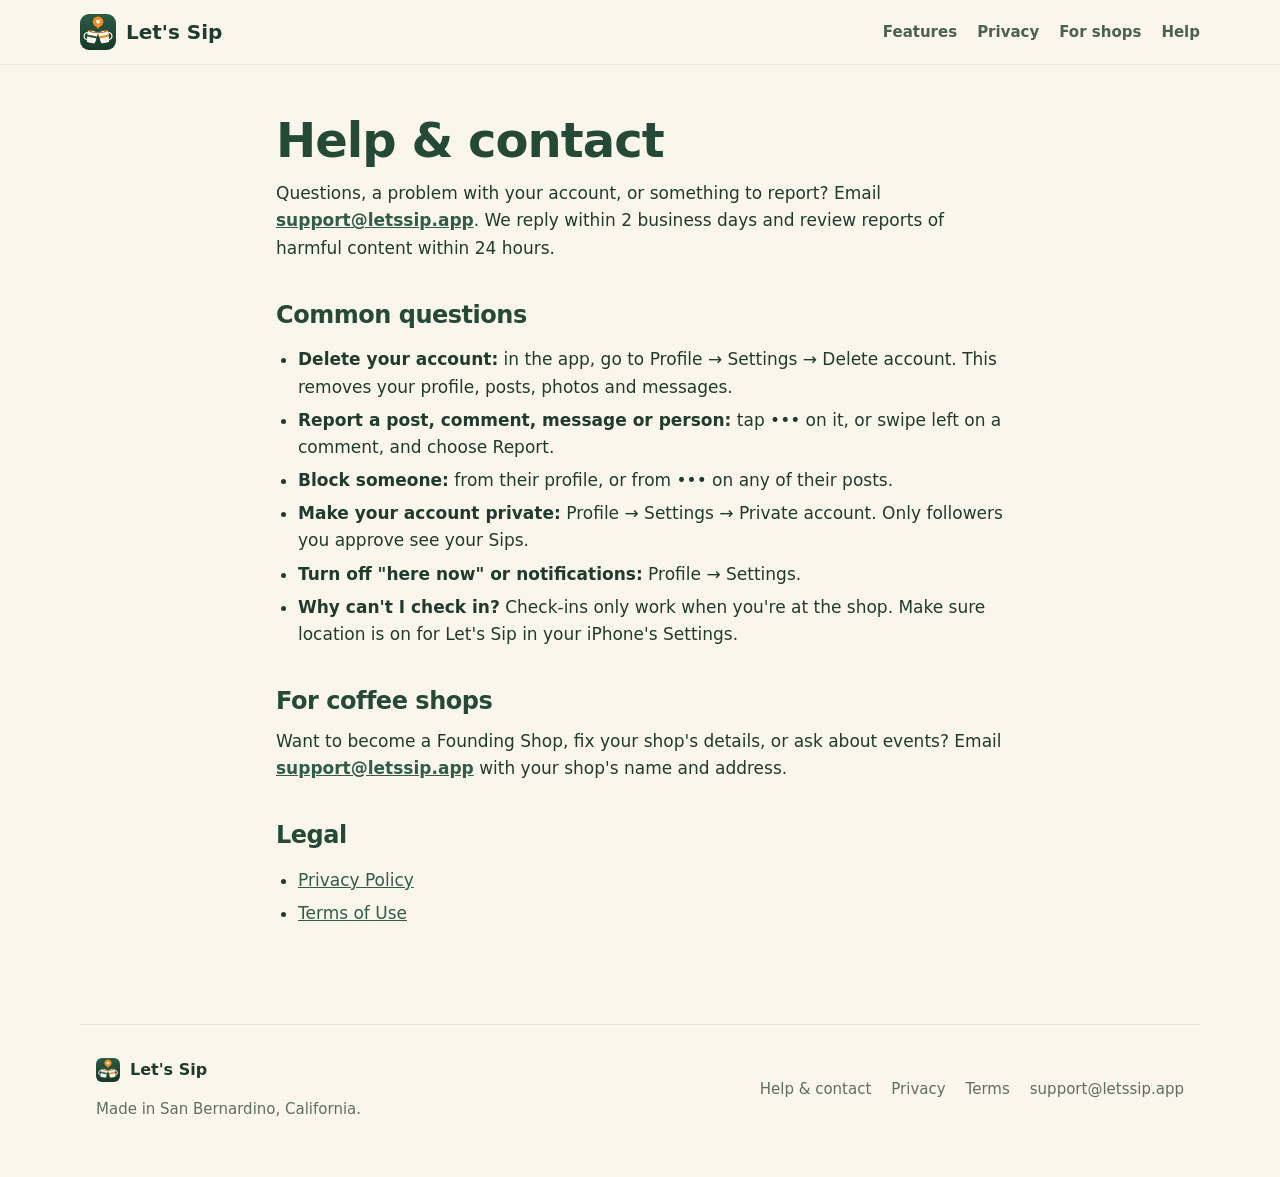
<file: support.html>
<!doctype html>
<html lang="en">
<head>
<meta charset="utf-8">
<meta name="viewport" content="width=device-width, initial-scale=1">
<title>Help & contact — Let's Sip</title>
<meta name="theme-color" content="#FBF6EC" media="(prefers-color-scheme: light)">
<meta name="theme-color" content="#111A15" media="(prefers-color-scheme: dark)">
<link rel="icon" href="assets/logo.png">
<link rel="apple-touch-icon" href="assets/apple-touch-icon.png">
<link rel="stylesheet" href="site.css">
</head>
<body>
<header class="nav">
  <a class="brand" href="./">
    <picture>
      <source srcset="assets/logo-dark.png" media="(prefers-color-scheme: dark)">
      <img src="assets/logo.png" alt="" width="36" height="36">
    </picture>
    <span>Let's Sip</span>
  </a>
  <nav>
    <a href="./#features">Features</a>
    <a href="./#privacy">Privacy</a>
    <a href="./#shops">For shops</a>
    <a href="support.html">Help</a>
  </nav>
</header>
<main class="doc">
<h1>Help &amp; contact</h1>
<p>Questions, a problem with your account, or something to report? Email <strong><a href="mailto:support@letssip.app">support@letssip.app</a></strong>. We reply within 2 business days and review reports of harmful content within 24 hours.</p>
<h2>Common questions</h2>
<ul><li><strong>Delete your account:</strong> in the app, go to Profile → Settings → Delete account. This removes your profile, posts, photos and messages.</li><li><strong>Report a post, comment, message or person:</strong> tap ••• on it, or swipe left on a comment, and choose Report.</li><li><strong>Block someone:</strong> from their profile, or from ••• on any of their posts.</li><li><strong>Make your account private:</strong> Profile → Settings → Private account. Only followers you approve see your Sips.</li><li><strong>Turn off "here now" or notifications:</strong> Profile → Settings.</li><li><strong>Why can't I check in?</strong> Check-ins only work when you're at the shop. Make sure location is on for Let's Sip in your iPhone's Settings.</li></ul>
<h2>For coffee shops</h2>
<p>Want to become a Founding Shop, fix your shop's details, or ask about events? Email <strong><a href="mailto:support@letssip.app">support@letssip.app</a></strong> with your shop's name and address.</p>
<h2>Legal</h2>
<ul><li><a href="privacy.html">Privacy Policy</a></li><li><a href="terms.html">Terms of Use</a></li></ul>
</main>
<footer class="footer">
  <div>
    <a class="brand small" href="./">
      <picture>
        <source srcset="assets/logo-dark.png" media="(prefers-color-scheme: dark)">
        <img src="assets/logo.png" alt="" width="24" height="24">
      </picture>
      <span>Let's Sip</span>
    </a>
    <p>Made in San Bernardino, California.</p>
  </div>
  <nav>
    <a href="support.html">Help &amp; contact</a>
    <a href="privacy.html">Privacy</a>
    <a href="terms.html">Terms</a>
    <a href="mailto:support@letssip.app">support@letssip.app</a>
  </nav>
</footer>
</body>
</html>
</file>
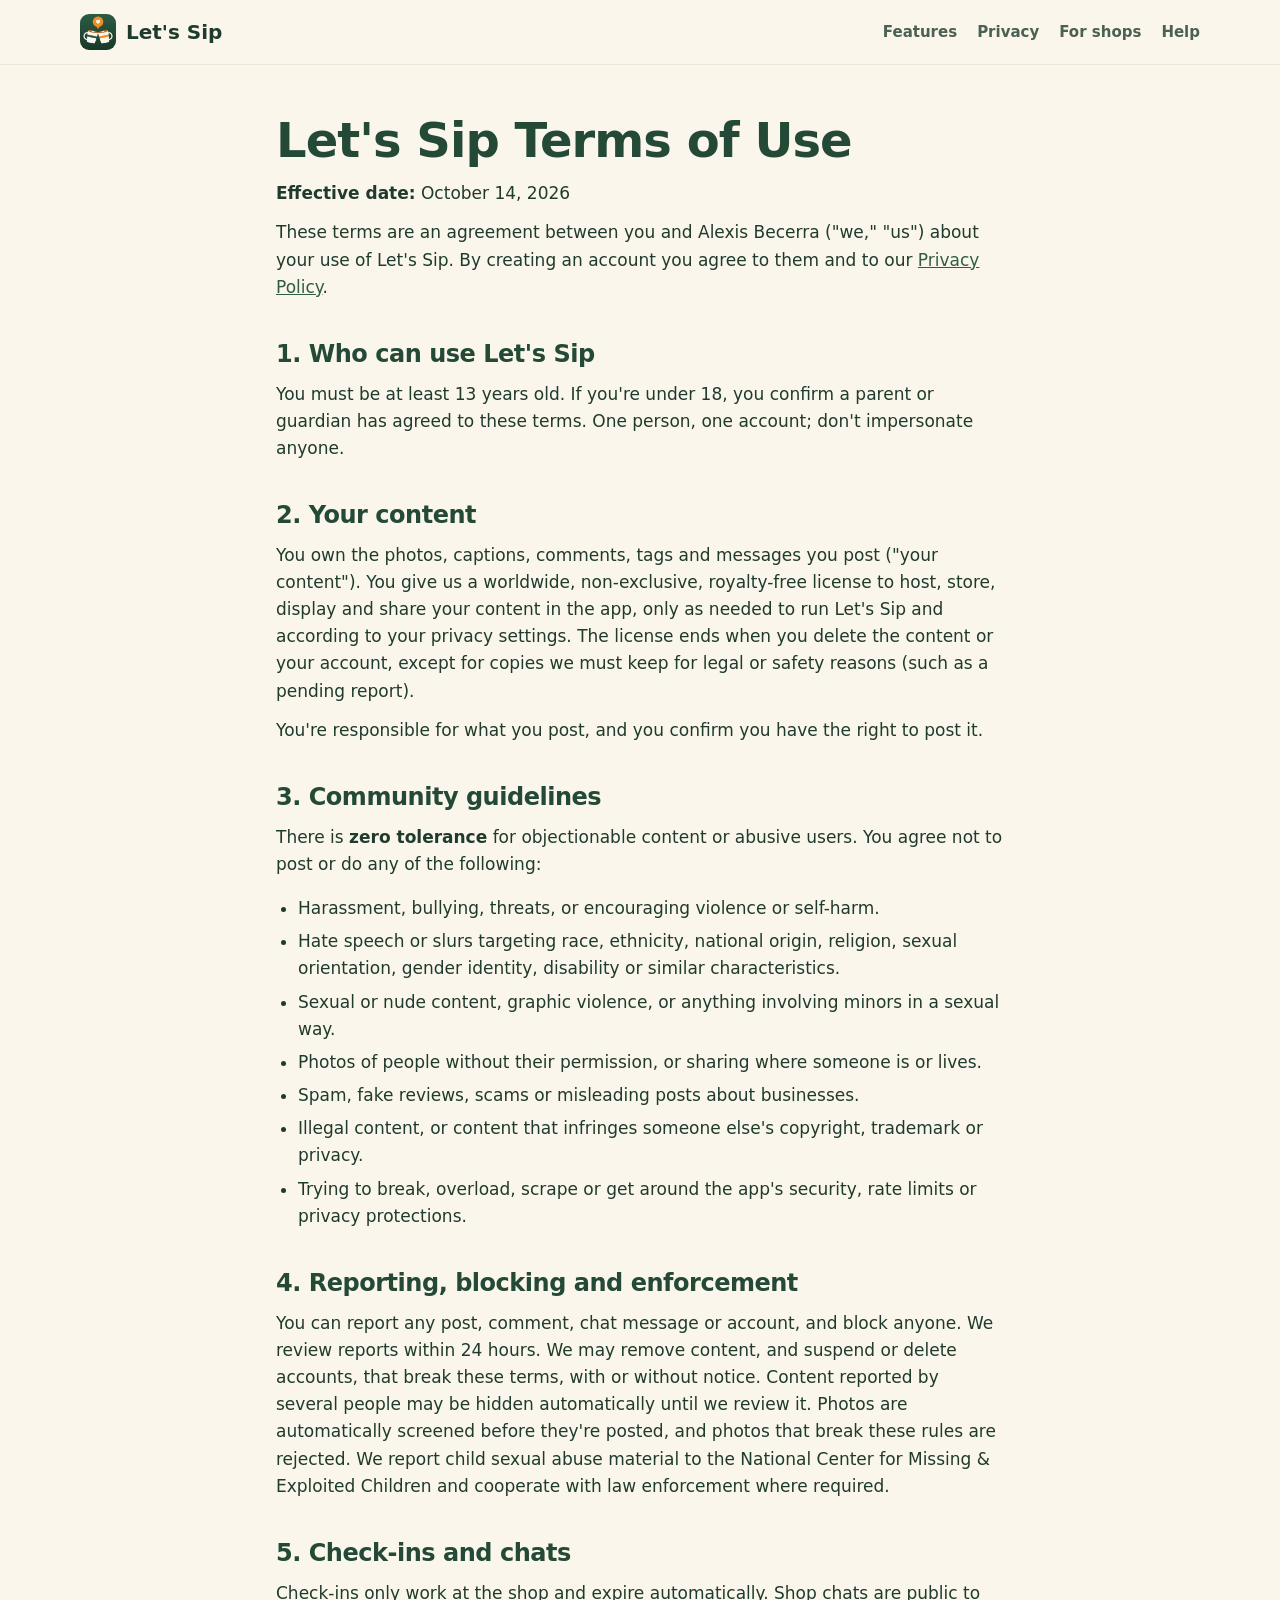
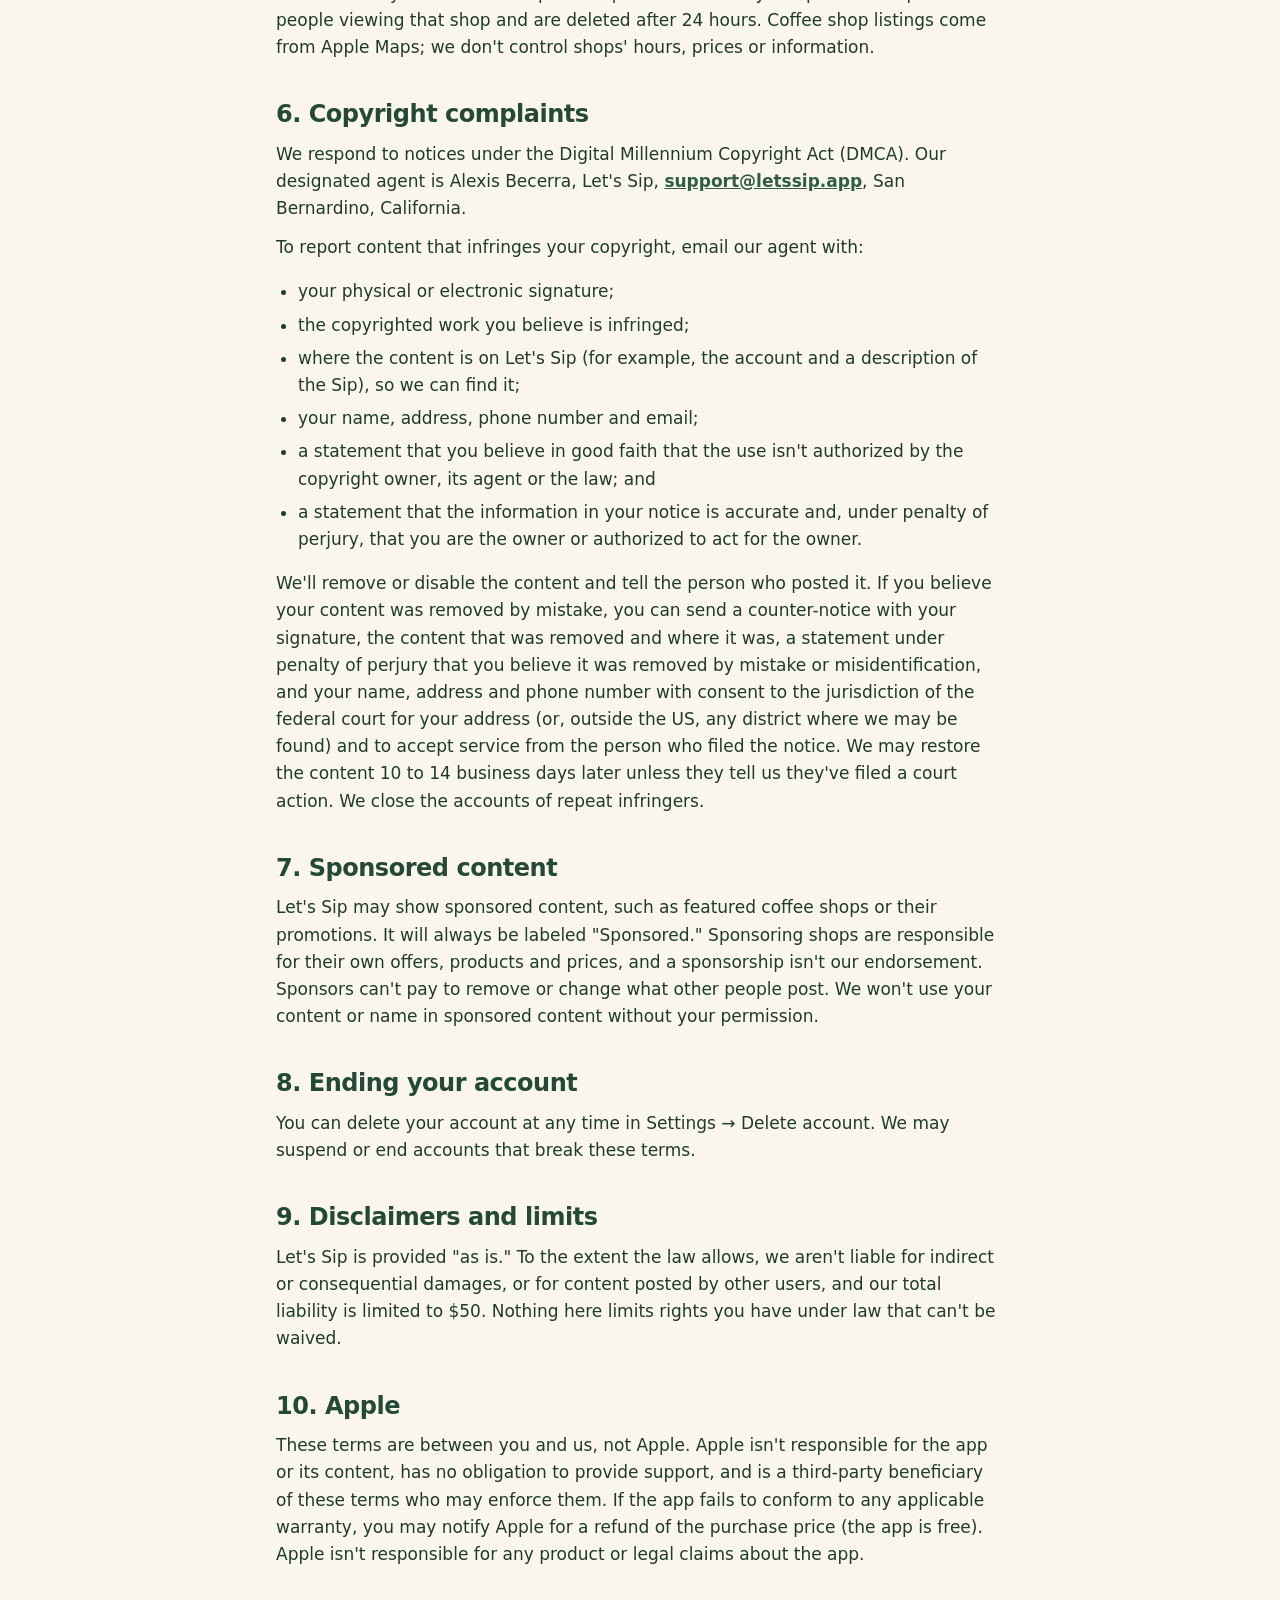
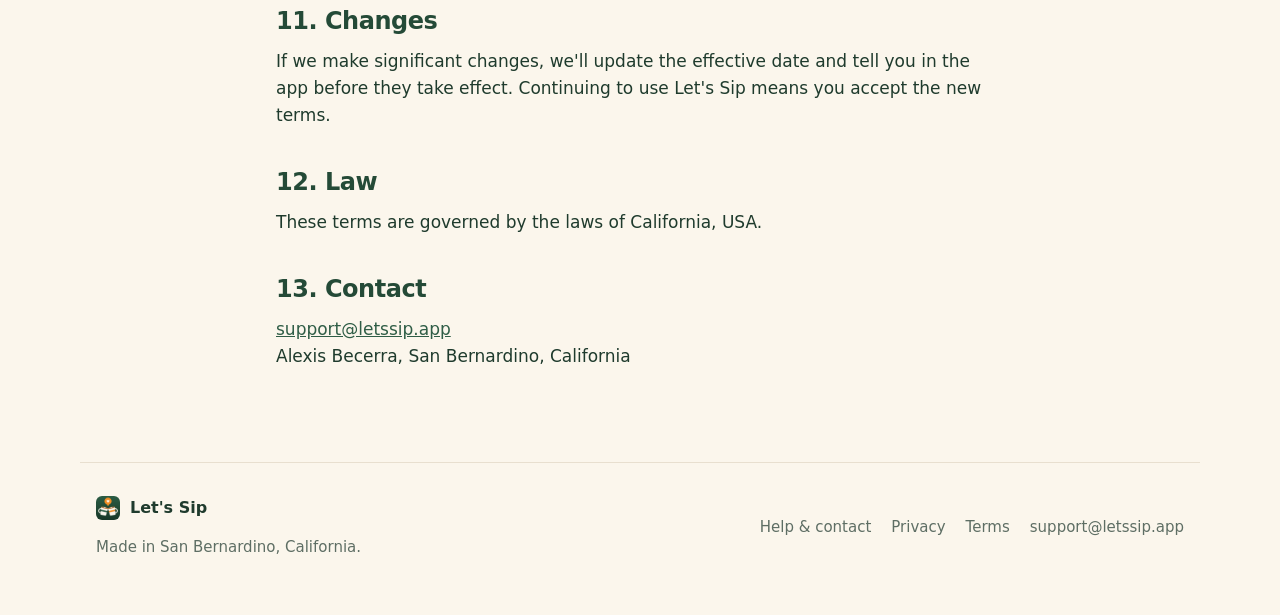
<file: terms.html>
<!doctype html>
<html lang="en">
<head>
<meta charset="utf-8">
<meta name="viewport" content="width=device-width, initial-scale=1">
<title>Let's Sip Terms of Use</title>
<meta name="theme-color" content="#FBF6EC" media="(prefers-color-scheme: light)">
<meta name="theme-color" content="#111A15" media="(prefers-color-scheme: dark)">
<link rel="icon" href="assets/logo.png">
<link rel="apple-touch-icon" href="assets/apple-touch-icon.png">
<link rel="stylesheet" href="site.css">
</head>
<body>
<header class="nav">
  <a class="brand" href="./">
    <picture>
      <source srcset="assets/logo-dark.png" media="(prefers-color-scheme: dark)">
      <img src="assets/logo.png" alt="" width="36" height="36">
    </picture>
    <span>Let's Sip</span>
  </a>
  <nav>
    <a href="./#features">Features</a>
    <a href="./#privacy">Privacy</a>
    <a href="./#shops">For shops</a>
    <a href="support.html">Help</a>
  </nav>
</header>
<main class="doc">
<h1>Let's Sip Terms of Use</h1>
<p><strong>Effective date:</strong> October 14, 2026</p>
<p>These terms are an agreement between you and Alexis Becerra ("we," "us") about your use of Let's Sip. By creating an account you agree to them and to our <a href="privacy.html">Privacy Policy</a>.</p>
<h2>1. Who can use Let's Sip</h2>
<p>You must be at least 13 years old. If you're under 18, you confirm a parent or guardian has agreed to these terms. One person, one account; don't impersonate anyone.</p>
<h2>2. Your content</h2>
<p>You own the photos, captions, comments, tags and messages you post ("your content"). You give us a worldwide, non-exclusive, royalty-free license to host, store, display and share your content in the app, only as needed to run Let's Sip and according to your privacy settings. The license ends when you delete the content or your account, except for copies we must keep for legal or safety reasons (such as a pending report).</p>
<p>You're responsible for what you post, and you confirm you have the right to post it.</p>
<h2>3. Community guidelines</h2>
<p>There is <strong>zero tolerance</strong> for objectionable content or abusive users. You agree not to post or do any of the following:</p>
<ul><li>Harassment, bullying, threats, or encouraging violence or self-harm.</li><li>Hate speech or slurs targeting race, ethnicity, national origin, religion, sexual orientation, gender identity, disability or similar characteristics.</li><li>Sexual or nude content, graphic violence, or anything involving minors in a sexual way.</li><li>Photos of people without their permission, or sharing where someone is or lives.</li><li>Spam, fake reviews, scams or misleading posts about businesses.</li><li>Illegal content, or content that infringes someone else's copyright, trademark or privacy.</li><li>Trying to break, overload, scrape or get around the app's security, rate limits or privacy protections.</li></ul>
<h2>4. Reporting, blocking and enforcement</h2>
<p>You can report any post, comment, chat message or account, and block anyone. We review reports within 24 hours. We may remove content, and suspend or delete accounts, that break these terms, with or without notice. Content reported by several people may be hidden automatically until we review it. Photos are automatically screened before they're posted, and photos that break these rules are rejected. We report child sexual abuse material to the National Center for Missing &amp; Exploited Children and cooperate with law enforcement where required.</p>
<h2>5. Check-ins and chats</h2>
<p>Check-ins only work at the shop and expire automatically. Shop chats are public to people viewing that shop and are deleted after 24 hours. Coffee shop listings come from Apple Maps; we don't control shops' hours, prices or information.</p>
<h2>6. Copyright complaints</h2>
<p>We respond to notices under the Digital Millennium Copyright Act (DMCA). Our designated agent is Alexis Becerra, Let's Sip, <strong><a href="mailto:support@letssip.app">support@letssip.app</a></strong>, San Bernardino, California.</p>
<p>To report content that infringes your copyright, email our agent with:</p>
<ul><li>your physical or electronic signature;</li><li>the copyrighted work you believe is infringed;</li><li>where the content is on Let's Sip (for example, the account and a description of the Sip), so we can find it;</li><li>your name, address, phone number and email;</li><li>a statement that you believe in good faith that the use isn't authorized by the copyright owner, its agent or the law; and</li><li>a statement that the information in your notice is accurate and, under penalty of perjury, that you are the owner or authorized to act for the owner.</li></ul>
<p>We'll remove or disable the content and tell the person who posted it. If you believe your content was removed by mistake, you can send a counter-notice with your signature, the content that was removed and where it was, a statement under penalty of perjury that you believe it was removed by mistake or misidentification, and your name, address and phone number with consent to the jurisdiction of the federal court for your address (or, outside the US, any district where we may be found) and to accept service from the person who filed the notice. We may restore the content 10 to 14 business days later unless they tell us they've filed a court action. We close the accounts of repeat infringers.</p>
<h2>7. Sponsored content</h2>
<p>Let's Sip may show sponsored content, such as featured coffee shops or their promotions. It will always be labeled "Sponsored." Sponsoring shops are responsible for their own offers, products and prices, and a sponsorship isn't our endorsement. Sponsors can't pay to remove or change what other people post. We won't use your content or name in sponsored content without your permission.</p>
<h2>8. Ending your account</h2>
<p>You can delete your account at any time in Settings → Delete account. We may suspend or end accounts that break these terms.</p>
<h2>9. Disclaimers and limits</h2>
<p>Let's Sip is provided "as is." To the extent the law allows, we aren't liable for indirect or consequential damages, or for content posted by other users, and our total liability is limited to $50. Nothing here limits rights you have under law that can't be waived.</p>
<h2>10. Apple</h2>
<p>These terms are between you and us, not Apple. Apple isn't responsible for the app or its content, has no obligation to provide support, and is a third-party beneficiary of these terms who may enforce them. If the app fails to conform to any applicable warranty, you may notify Apple for a refund of the purchase price (the app is free). Apple isn't responsible for any product or legal claims about the app.</p>
<h2>11. Changes</h2>
<p>If we make significant changes, we'll update the effective date and tell you in the app before they take effect. Continuing to use Let's Sip means you accept the new terms.</p>
<h2>12. Law</h2>
<p>These terms are governed by the laws of California, USA.</p>
<h2>13. Contact</h2>
<p><a href="mailto:support@letssip.app">support@letssip.app</a><br>Alexis Becerra, San Bernardino, California</p>
</main>
<footer class="footer">
  <div>
    <a class="brand small" href="./">
      <picture>
        <source srcset="assets/logo-dark.png" media="(prefers-color-scheme: dark)">
        <img src="assets/logo.png" alt="" width="24" height="24">
      </picture>
      <span>Let's Sip</span>
    </a>
    <p>Made in San Bernardino, California.</p>
  </div>
  <nav>
    <a href="support.html">Help &amp; contact</a>
    <a href="privacy.html">Privacy</a>
    <a href="terms.html">Terms</a>
    <a href="mailto:support@letssip.app">support@letssip.app</a>
  </nav>
</footer>
</body>
</html>
</file>
<file: site.css>
/* Let's Sip — shared styles for letssip.app (same palette as the app). */
:root {
  --bg: #FBF6EC;
  --surface: #FFFFFF;
  --text: #1F3B2D;
  --muted: #5E6E64;
  --green: #2F5D46;
  --green-strong: #244A37;
  --orange: #F28C28;
  --line: #E8DFCF;
  --tint: rgba(47, 93, 70, 0.08);
  --band: #2F5D46;
  --band-text: #F6F1E7;
  --band-card: rgba(255, 255, 255, 0.08);
  --shadow: 0 24px 60px rgba(31, 59, 45, 0.18);
  --radius: 22px;
  --font: ui-rounded, "SF Pro Rounded", -apple-system, BlinkMacSystemFont, system-ui, "Segoe UI", sans-serif;
}

@media (prefers-color-scheme: dark) {
  :root {
    --bg: #111A15;
    --surface: #1C2A22;
    --text: #EFE8DA;
    --muted: #A8AE9F;
    --green: #4E9A72;
    --green-strong: #5DAF85;
    --orange: #F5A04B;
    --line: #2A3A31;
    --tint: rgba(78, 154, 114, 0.12);
    --band: #18271F;
    --band-text: #EFE8DA;
    --band-card: rgba(255, 255, 255, 0.05);
    --shadow: 0 24px 60px rgba(0, 0, 0, 0.45);
  }
}

* { box-sizing: border-box; }
html { scroll-behavior: smooth; }
body {
  margin: 0;
  background: var(--bg);
  color: var(--text);
  font: 17px/1.6 var(--font);
  -webkit-font-smoothing: antialiased;
}
a { color: var(--green); }
img { max-width: 100%; display: block; }
h1, h2, h3 { line-height: 1.15; letter-spacing: -0.02em; margin: 0 0 12px; }
p { margin: 0 0 12px; }

/* Navigation */
.nav {
  position: sticky; top: 0; z-index: 10;
  display: flex; align-items: center; justify-content: space-between; gap: 16px;
  padding: 14px max(16px, calc((100% - 1120px) / 2));
  background: color-mix(in srgb, var(--bg) 82%, transparent);
  backdrop-filter: saturate(160%) blur(16px);
  -webkit-backdrop-filter: saturate(160%) blur(16px);
  border-bottom: 1px solid color-mix(in srgb, var(--line) 70%, transparent);
}
.nav nav { display: flex; gap: 20px; flex-wrap: wrap; }
.nav nav a { color: var(--text); text-decoration: none; font-weight: 600; font-size: 15px; opacity: 0.8; }
.nav nav a:hover { opacity: 1; color: var(--green); }
.brand { display: inline-flex; align-items: center; gap: 10px; color: var(--text); text-decoration: none; font-weight: 800; font-size: 20px; }
.brand img { border-radius: 9px; }
.brand.small { font-size: 16px; }
.brand.small img { border-radius: 6px; }

main { overflow-x: clip; }

.eyebrow { color: var(--orange); font-weight: 700; font-size: 14px; text-transform: uppercase; letter-spacing: 0.08em; margin-bottom: 8px; }
.eyebrow.light { color: var(--orange); }

/* Hero */
.hero {
  max-width: 1120px; margin: 0 auto;
  padding: 64px 16px 40px;
  display: grid; grid-template-columns: 1.1fr 1fr; gap: 40px; align-items: center;
}
.hero h1 { font-size: clamp(44px, 7vw, 76px); font-weight: 800; color: var(--green-strong); }
.lede { font-size: 20px; color: var(--muted); max-width: 34em; }
.cta-row { display: flex; align-items: center; gap: 20px; flex-wrap: wrap; margin-top: 24px; }
.badge-soon {
  display: inline-flex; align-items: center; gap: 10px;
  background: var(--text); color: var(--bg);
  padding: 12px 20px; border-radius: 14px; font-weight: 700; font-size: 16px;
}
.badge-soon svg { width: 20px; height: 20px; }
.link-arrow { font-weight: 700; text-decoration: none; }
.link-arrow:hover { text-decoration: underline; }
.link-arrow.light { color: var(--band-text); }

.hero-phones { position: relative; height: 600px; }
.phone {
  width: 280px; height: auto; border-radius: 40px;
  border: 8px solid #1A1A1A; box-shadow: var(--shadow); background: #000;
}
.hero-phones .phone { position: absolute; }
.phone-back { right: 170px; top: 40px; transform: rotate(-6deg); opacity: 0.95; }
.phone-front { right: 10px; top: 0; transform: rotate(4deg); }

/* Features */
.features { max-width: 1120px; margin: 0 auto; padding: 40px 16px 80px; display: grid; gap: 96px; }
.feature { display: grid; grid-template-columns: auto 1fr; gap: 64px; align-items: center; }
.feature.flip { grid-template-columns: 1fr auto; }
.feature.flip .phone { order: 2; }
.feature h2 { font-size: clamp(30px, 4vw, 42px); color: var(--green-strong); }
.feature p:not(.eyebrow) { font-size: 19px; color: var(--muted); max-width: 30em; }

/* Privacy band */
.privacy { background: var(--band); color: var(--band-text); padding: 80px 16px; }
.privacy-inner { max-width: 1120px; margin: 0 auto; }
.privacy h2 { font-size: clamp(30px, 4vw, 44px); max-width: 18em; }
.cards { display: grid; grid-template-columns: repeat(4, 1fr); gap: 16px; margin: 32px 0 28px; }
.card { background: var(--band-card); border: 1px solid rgba(255,255,255,0.12); border-radius: var(--radius); padding: 22px; }
.card h3 { font-size: 18px; margin-bottom: 8px; }
.card p { font-size: 15px; opacity: 0.85; margin: 0; }

/* Shops */
.shops { max-width: 1120px; margin: 0 auto; padding: 80px 16px; }
.shops > div {
  background: var(--surface); border: 1px solid var(--line); border-radius: 28px;
  padding: 48px; text-align: center; box-shadow: 0 10px 30px rgba(31, 59, 45, 0.06);
}
.shops h2 { font-size: clamp(30px, 4vw, 42px); color: var(--green-strong); }
.shops p:not(.eyebrow) { color: var(--muted); max-width: 36em; margin: 0 auto 24px; font-size: 18px; }
.button {
  display: inline-block; background: var(--green); color: #fff; text-decoration: none;
  font-weight: 700; padding: 14px 28px; border-radius: 14px;
}
.button:hover { background: var(--green-strong); }
button.button { border: 0; font: inherit; font-weight: 700; cursor: pointer; }

/* Footer */
.footer {
  max-width: 1120px; margin: 0 auto; padding: 32px 16px 56px;
  display: flex; justify-content: space-between; gap: 24px; flex-wrap: wrap;
  border-top: 1px solid var(--line); color: var(--muted); font-size: 15px;
}
.footer p { margin: 8px 0 0; }
.footer nav { display: flex; gap: 20px; flex-wrap: wrap; align-items: center; }
.footer nav a { color: var(--muted); text-decoration: none; }
.footer nav a:hover { color: var(--green); }

/* Document pages (privacy, terms, help) */
.doc { max-width: 760px; margin: 0 auto; padding: 48px 16px 80px; }
.doc h1 { font-size: clamp(34px, 5vw, 48px); color: var(--green-strong); }
.doc h2 { font-size: 24px; margin-top: 40px; color: var(--green-strong); }
.doc h3 { font-size: 19px; margin-top: 28px; }
.doc ul { padding-left: 22px; }
.doc li { margin: 6px 0; }
.doc table { border-collapse: collapse; width: 100%; background: var(--surface); font-size: 15px; border-radius: 12px; overflow: hidden; }
.doc th, .doc td { border: 1px solid var(--line); padding: 10px 12px; text-align: left; vertical-align: top; }
.doc hr { border: 0; border-top: 1px solid var(--line); margin: 32px 0; }
.doc .summary { background: var(--tint); border-radius: var(--radius); padding: 8px 24px; margin: 24px 0; }

/* Phones and small screens */
@media (max-width: 900px) {
  .hero { grid-template-columns: 1fr; padding-top: 40px; text-align: left; }
  .hero-phones { height: 520px; max-width: 420px; margin: 0 auto; width: 100%; }
  .phone-back { right: auto; left: 0; }
  .phone-front { right: 0; }
  .cards { grid-template-columns: 1fr 1fr; }
}
@media (max-width: 720px) {
  .nav nav a:not(:last-child) { display: none; }
  .feature, .feature.flip { grid-template-columns: 1fr; gap: 28px; }
  .feature.flip .phone { order: 0; }
  .feature .phone { margin: 0 auto; width: 240px; }
  .hero-phones { height: 440px; }
  .hero-phones .phone { width: 220px; border-radius: 32px; border-width: 6px; }
  .cards { grid-template-columns: 1fr; }
  .shops > div { padding: 32px 20px; }
}
.doc input[type="password"] {
  width: 100%; max-width: 420px; font: inherit; font-size: 17px; padding: 14px 16px;
  border: 1px solid var(--line); border-radius: 12px; background: var(--surface); color: var(--text);
}
</file>
